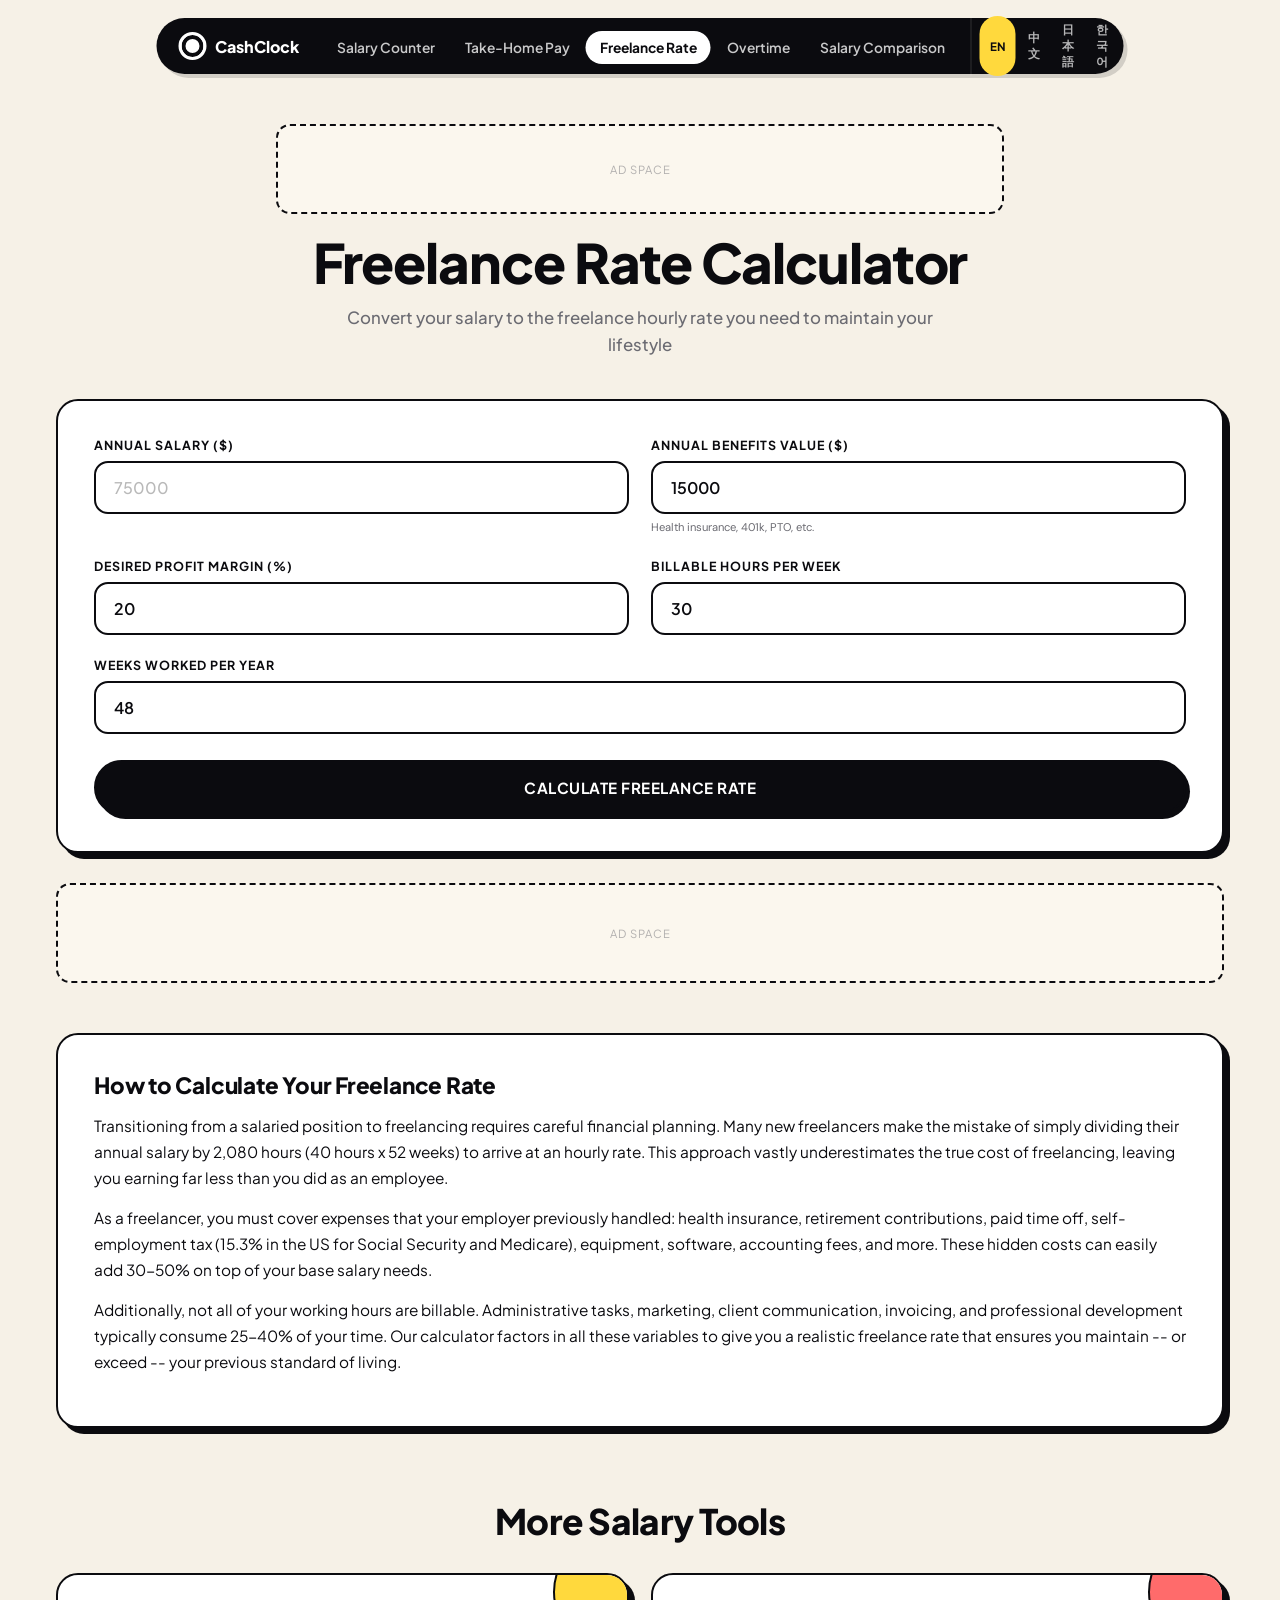
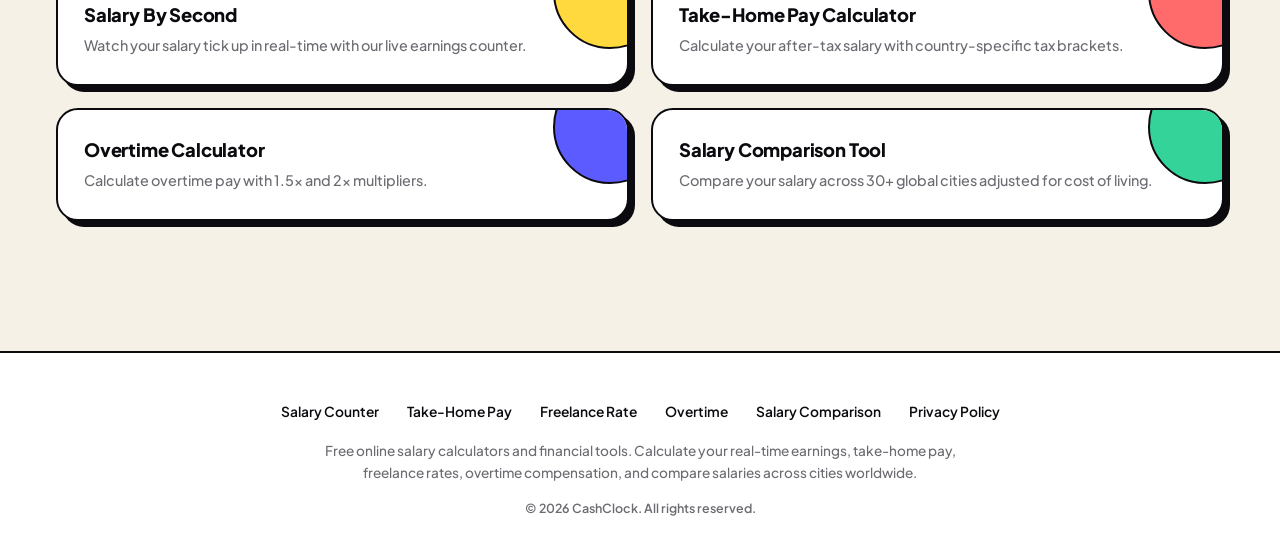
<file: freelance-rate/index.html>
<!DOCTYPE html>
<html lang="en">
<head>
    <meta charset="UTF-8">
    <meta name="viewport" content="width=device-width, initial-scale=1.0">
    <title>Freelance Rate Calculator - Salary to Hourly Rate | CashClock</title>
    <meta name="description" content="Convert your salary to an equivalent freelance hourly rate. Account for self-employment tax, benefits, profit margin, and billable hours to find your ideal freelance rate.">
    <meta property="og:title" content="Freelance Rate Calculator - Salary to Hourly Rate">
    <meta property="og:description" content="Calculate the freelance hourly rate you need to match or exceed your current salary, factoring in taxes, benefits, and overhead.">
    <meta property="og:type" content="website">
    <link rel="canonical" href="https://cashclockio.vercel.app/freelance-rate/">
    <link rel="icon" type="image/svg+xml" href="/favicon.svg">
    <link rel="apple-touch-icon" href="/favicon.svg">
    <script type="application/ld+json">
    {
        "@context": "https://schema.org",
        "@type": "WebApplication",
        "name": "Freelance Rate Calculator",
        "description": "Convert your salary to an equivalent freelance hourly rate accounting for self-employment tax, benefits, and profit margin",
        "applicationCategory": "FinanceApplication",
        "operatingSystem": "Any",
        "offers": { "@type": "Offer", "price": "0", "priceCurrency": "USD" }
    }
    </script>
    <link rel="stylesheet" href="/css/shared.css">
    <style>
        .chart-section {
            margin-top: 25px;
            padding: 25px;
            background: rgba(255, 255, 255, 0.02);
            border: 1px solid var(--border-subtle);
            border-radius: 15px;
        }

        .chart-section h3 {
            font-family: 'DM Sans', sans-serif;
            font-size: 0.8rem;
            text-transform: uppercase;
            letter-spacing: 1.5px;
            color: var(--text-muted);
            margin-bottom: 20px;
            text-align: center;
        }

        .comparison-card .comp-breakdown {
            font-size: 0.75rem;
            color: var(--text-dim);
            margin-top: 8px;
            line-height: 1.6;
        }

        .form-group .input-hint {
            font-family: 'DM Sans', sans-serif;
            font-size: 0.7rem;
            color: var(--text-dim);
            margin-top: 6px;
            line-height: 1.4;
        }
    </style>
</head>
<body>
    <div class="bg-image"></div>
    <div class="page-container">
        <!-- Ad Slot: Leaderboard -->
        <div class="ad-slot ad-slot-leaderboard"></div>

        <!-- Page Header -->
        <div class="page-header">
            <h1 data-i18n="title">Freelance Rate Calculator</h1>
            <p data-i18n="subtitle">Convert your salary to the freelance hourly rate you need to maintain your lifestyle</p>
        </div>

        <!-- Calculator Card -->
        <div class="calc-card">
            <div class="calc-grid">
                <div class="form-group">
                    <label data-i18n="label_salary">Annual Salary ($)</label>
                    <input type="number" id="annualSalary" placeholder="75000" min="0" step="1000">
                </div>
                <div class="form-group">
                    <label data-i18n="label_benefits">Annual Benefits Value ($)</label>
                    <input type="number" id="benefitsValue" value="15000" min="0" step="500">
                    <span class="input-hint" data-i18n="hint_benefits">Health insurance, 401k, PTO, etc.</span>
                </div>
                <div class="form-group">
                    <label data-i18n="label_profit">Desired Profit Margin (%)</label>
                    <input type="number" id="profitMargin" value="20" min="0" max="100" step="5">
                </div>
                <div class="form-group">
                    <label data-i18n="label_billable">Billable Hours Per Week</label>
                    <input type="number" id="billableHours" value="30" min="1" max="80" step="1">
                </div>
                <div class="form-group calc-full-width">
                    <label data-i18n="label_weeks">Weeks Worked Per Year</label>
                    <input type="number" id="weeksWorked" value="48" min="1" max="52" step="1">
                </div>
            </div>
            <button class="calc-btn" id="calculateBtn" data-i18n="btn_calculate">CALCULATE FREELANCE RATE</button>
        </div>

        <!-- Results Section -->
        <div class="results-section" id="resultsSection">
            <!-- Primary Result -->
            <div class="result-highlight">
                <div class="result-label" data-i18n="result_recommended">Recommended Hourly Rate</div>
                <div class="result-value" id="resultHourlyRate">$0</div>
            </div>

            <!-- Results Grid -->
            <div class="results-grid">
                <div class="result-card">
                    <div class="result-card-value" id="resultMinRate">$0</div>
                    <div class="result-card-label" data-i18n="result_minimum">Minimum Viable Rate</div>
                </div>
                <div class="result-card">
                    <div class="result-card-value" id="resultDailyRate">$0</div>
                    <div class="result-card-label" data-i18n="result_daily">Daily Rate</div>
                </div>
                <div class="result-card">
                    <div class="result-card-value" id="resultWeeklyRate">$0</div>
                    <div class="result-card-label" data-i18n="result_weekly">Weekly Rate</div>
                </div>
                <div class="result-card">
                    <div class="result-card-value" id="resultMonthlyTarget">$0</div>
                    <div class="result-card-label" data-i18n="result_monthly">Monthly Target</div>
                </div>
                <div class="result-card">
                    <div class="result-card-value" id="resultAnnualTarget">$0</div>
                    <div class="result-card-label" data-i18n="result_annual">Annual Target</div>
                </div>
            </div>

            <!-- Comparison Cards -->
            <div class="comparison-cards">
                <div class="comparison-card">
                    <h3 data-i18n="comp_employee">As Employee</h3>
                    <div class="comp-value" id="compEmployeeValue">$0</div>
                    <div class="comp-detail" data-i18n="comp_employee_detail">Total Compensation</div>
                    <div class="comp-breakdown" id="compEmployeeBreakdown"></div>
                </div>
                <div class="comparison-card">
                    <h3 data-i18n="comp_freelancer">As Freelancer</h3>
                    <div class="comp-value" id="compFreelancerValue">$0</div>
                    <div class="comp-detail" data-i18n="comp_freelancer_detail">Needed Gross to Match</div>
                    <div class="comp-breakdown" id="compFreelancerBreakdown"></div>
                </div>
            </div>

            <!-- Bar Chart -->
            <div class="chart-section">
                <h3 data-i18n="chart_title">Employee vs Freelance Comparison</h3>
                <div class="bar-chart">
                    <div class="bar-row">
                        <div class="bar-label" data-i18n="chart_employee">Employee</div>
                        <div class="bar-track">
                            <div class="bar-fill gold" id="barEmployee" style="width: 0%"></div>
                        </div>
                    </div>
                    <div class="bar-row">
                        <div class="bar-label" data-i18n="chart_freelance">Freelance</div>
                        <div class="bar-track">
                            <div class="bar-fill green" id="barFreelance" style="width: 0%"></div>
                        </div>
                    </div>
                </div>
            </div>
        </div>

        <!-- Ad Slot: Banner -->
        <div class="ad-slot ad-slot-banner"></div>

        <!-- SEO Content -->
        <div class="seo-content">
            <h2 data-i18n="seo_title">How to Calculate Your Freelance Rate</h2>
            <p data-i18n="seo_p1">Transitioning from a salaried position to freelancing requires careful financial planning. Many new freelancers make the mistake of simply dividing their annual salary by 2,080 hours (40 hours x 52 weeks) to arrive at an hourly rate. This approach vastly underestimates the true cost of freelancing, leaving you earning far less than you did as an employee.</p>
            <p data-i18n="seo_p2">As a freelancer, you must cover expenses that your employer previously handled: health insurance, retirement contributions, paid time off, self-employment tax (15.3% in the US for Social Security and Medicare), equipment, software, accounting fees, and more. These hidden costs can easily add 30-50% on top of your base salary needs.</p>
            <p data-i18n="seo_p3">Additionally, not all of your working hours are billable. Administrative tasks, marketing, client communication, invoicing, and professional development typically consume 25-40% of your time. Our calculator factors in all these variables to give you a realistic freelance rate that ensures you maintain -- or exceed -- your previous standard of living.</p>
        </div>

        <!-- More Tools -->
        <div class="more-tools">
            <h2 data-i18n="more_tools">More Salary Tools</h2>
            <div class="tools-grid">
                <a href="/" class="tool-card">
                    <h3 data-i18n="tool_counter_title">Salary By Second</h3>
                    <p data-i18n="tool_counter_desc">Watch your salary tick up in real-time with our live earnings counter.</p>
                </a>
                <a href="/take-home-pay/" class="tool-card">
                    <h3 data-i18n="tool_takehome_title">Take-Home Pay Calculator</h3>
                    <p data-i18n="tool_takehome_desc">Calculate your after-tax salary with country-specific tax brackets.</p>
                </a>
                <a href="/overtime/" class="tool-card">
                    <h3 data-i18n="tool_overtime_title">Overtime Calculator</h3>
                    <p data-i18n="tool_overtime_desc">Calculate overtime pay with 1.5x and 2x multipliers.</p>
                </a>
                <a href="/salary-comparison/" class="tool-card">
                    <h3 data-i18n="tool_comparison_title">Salary Comparison Tool</h3>
                    <p data-i18n="tool_comparison_desc">Compare your salary across 30+ global cities adjusted for cost of living.</p>
                </a>
            </div>
        </div>
    </div>

    <script>
        // ====== I18N ======
        window.pageI18n = {
            en: {
                title: "Freelance Rate Calculator",
                subtitle: "Convert your salary to the freelance hourly rate you need to maintain your lifestyle",
                label_salary: "Annual Salary ($)",
                label_benefits: "Annual Benefits Value ($)",
                hint_benefits: "Health insurance, 401k, PTO, etc.",
                label_profit: "Desired Profit Margin (%)",
                label_billable: "Billable Hours Per Week",
                label_weeks: "Weeks Worked Per Year",
                btn_calculate: "CALCULATE FREELANCE RATE",
                result_recommended: "Recommended Hourly Rate",
                result_minimum: "Minimum Viable Rate",
                result_daily: "Daily Rate",
                result_weekly: "Weekly Rate",
                result_monthly: "Monthly Target",
                result_annual: "Annual Target",
                comp_employee: "As Employee",
                comp_employee_detail: "Total Compensation",
                comp_freelancer: "As Freelancer",
                comp_freelancer_detail: "Needed Gross to Match",
                chart_title: "Employee vs Freelance Comparison",
                chart_employee: "Employee",
                chart_freelance: "Freelance",
                seo_title: "How to Calculate Your Freelance Rate",
                seo_p1: "Transitioning from a salaried position to freelancing requires careful financial planning. Many new freelancers make the mistake of simply dividing their annual salary by 2,080 hours (40 hours x 52 weeks) to arrive at an hourly rate. This approach vastly underestimates the true cost of freelancing, leaving you earning far less than you did as an employee.",
                seo_p2: "As a freelancer, you must cover expenses that your employer previously handled: health insurance, retirement contributions, paid time off, self-employment tax (15.3% in the US for Social Security and Medicare), equipment, software, accounting fees, and more. These hidden costs can easily add 30-50% on top of your base salary needs.",
                seo_p3: "Additionally, not all of your working hours are billable. Administrative tasks, marketing, client communication, invoicing, and professional development typically consume 25-40% of your time. Our calculator factors in all these variables to give you a realistic freelance rate that ensures you maintain -- or exceed -- your previous standard of living.",
                more_tools: "More Salary Tools",
                tool_counter_title: "Salary By Second",
                tool_counter_desc: "Watch your salary tick up in real-time with our live earnings counter.",
                tool_takehome_title: "Take-Home Pay Calculator",
                tool_takehome_desc: "Calculate your after-tax salary with country-specific tax brackets.",
                tool_overtime_title: "Overtime Calculator",
                tool_overtime_desc: "Calculate overtime pay with 1.5x and 2x multipliers.",
                tool_comparison_title: "Salary Comparison Tool",
                tool_comparison_desc: "Compare your salary across 30+ global cities adjusted for cost of living."
            },
            zh: {
                title: "自由职业费率计算器",
                subtitle: "将你的工资转换为维持生活所需的自由职业时薪",
                label_salary: "年薪 ($)",
                label_benefits: "年度福利价值 ($)",
                hint_benefits: "健康保险、401k、带薪休假等",
                label_profit: "期望利润率 (%)",
                label_billable: "每周计费小时数",
                label_weeks: "每年工作周数",
                btn_calculate: "计算自由职业费率",
                result_recommended: "推荐时薪",
                result_minimum: "最低可行费率",
                result_daily: "日费率",
                result_weekly: "周费率",
                result_monthly: "月度目标",
                result_annual: "年度目标",
                comp_employee: "作为雇员",
                comp_employee_detail: "总薪酬",
                comp_freelancer: "作为自由职业者",
                comp_freelancer_detail: "需要的总收入以匹配",
                chart_title: "雇员 vs 自由职业者对比",
                chart_employee: "雇员",
                chart_freelance: "自由职业",
                seo_title: "如何计算你的自由职业费率",
                seo_p1: "从固定薪资职位转向自由职业需要谨慎的财务规划。许多新自由职业者犯了一个错误，简单地将年薪除以2080小时（40小时x52周）来得出时薪。这种方法大大低估了自由职业的真实成本，让你的收入远低于作为雇员时的水平。",
                seo_p2: "作为自由职业者，你必须承担雇主之前为你支付的费用：健康保险、退休金、带薪休假、自雇税（美国为15.3%的社会保障和医疗保险）、设备、软件、会计费等。这些隐性成本很容易在你的基本薪资需求之上增加30-50%。",
                seo_p3: "此外，你的工作时间并非全部可以计费。行政任务、营销、客户沟通、开票和专业发展通常会占用25-40%的时间。我们的计算器考虑了所有这些变量，为你提供一个现实的自由职业费率，确保你保持或超越之前的生活水平。",
                more_tools: "更多薪资工具",
                tool_counter_title: "实时薪资计数器",
                tool_counter_desc: "用我们的实时收入计数器观看你的薪资逐秒增长。",
                tool_takehome_title: "税后工资计算器",
                tool_takehome_desc: "根据各国税率计算你的税后工资。",
                tool_overtime_title: "加班工资计算器",
                tool_overtime_desc: "使用1.5倍和2倍加班倍率计算加班费。",
                tool_comparison_title: "薪资对比工具",
                tool_comparison_desc: "根据生活成本在全球30多个城市间比较你的薪资。"
            },
            ja: {
                title: "フリーランス単価計算機",
                subtitle: "給与を生活水準を維持するためのフリーランス時給に変換",
                label_salary: "年収 ($)",
                label_benefits: "年間福利厚生額 ($)",
                hint_benefits: "健康保険、401k、有給休暇など",
                label_profit: "希望利益率 (%)",
                label_billable: "週あたり稼働時間",
                label_weeks: "年間稼働週数",
                btn_calculate: "フリーランス単価を計算",
                result_recommended: "推奨時給",
                result_minimum: "最低限の時給",
                result_daily: "日給",
                result_weekly: "週給",
                result_monthly: "月間目標",
                result_annual: "年間目標",
                comp_employee: "会社員として",
                comp_employee_detail: "総報酬",
                comp_freelancer: "フリーランスとして",
                comp_freelancer_detail: "同等に必要な総収入",
                chart_title: "会社員 vs フリーランス比較",
                chart_employee: "会社員",
                chart_freelance: "フリーランス",
                seo_title: "フリーランス単価の計算方法",
                seo_p1: "給与所得者からフリーランスへの転身には、慎重な財務計画が必要です。多くの新しいフリーランサーは、年収を2,080時間（週40時間×52週）で割るだけで時給を算出するという間違いを犯します。この方法ではフリーランスの真のコストを大幅に過小評価し、会社員時代よりはるかに少ない収入になってしまいます。",
                seo_p2: "フリーランスとして、以前は雇用主が負担していた費用を自分でカバーしなければなりません：健康保険、退職金拠出、有給休暇、自営業税（米国では社会保障とメディケアで15.3%）、機器、ソフトウェア、会計費用など。これらの隠れたコストは、基本給の30〜50%を簡単に上乗せします。",
                seo_p3: "さらに、すべての労働時間が請求可能なわけではありません。管理業務、マーケティング、クライアントとのコミュニケーション、請求書発行、専門能力の開発には通常25〜40%の時間がかかります。この計算機はこれらすべての変数を考慮し、以前の生活水準を維持または上回るための現実的なフリーランス単価を提供します。",
                more_tools: "その他の給与ツール",
                tool_counter_title: "秒給カウンター",
                tool_counter_desc: "リアルタイム収入カウンターで給与が増えるのを見ましょう。",
                tool_takehome_title: "手取り計算機",
                tool_takehome_desc: "各国の税率で税引後の給与を計算します。",
                tool_overtime_title: "残業代計算機",
                tool_overtime_desc: "1.5倍・2倍の残業代を計算します。",
                tool_comparison_title: "給与比較ツール",
                tool_comparison_desc: "生活費を考慮して世界30以上の都市で給与を比較。"
            },
            ko: {
                title: "프리랜서 단가 계산기",
                subtitle: "급여를 생활 수준을 유지하는 데 필요한 프리랜서 시급으로 변환",
                label_salary: "연봉 ($)",
                label_benefits: "연간 복리후생 가치 ($)",
                hint_benefits: "건강보험, 401k, 유급휴가 등",
                label_profit: "희망 이익률 (%)",
                label_billable: "주당 청구 가능 시간",
                label_weeks: "연간 근무 주수",
                btn_calculate: "프리랜서 단가 계산",
                result_recommended: "추천 시급",
                result_minimum: "최소 가능 단가",
                result_daily: "일일 단가",
                result_weekly: "주간 단가",
                result_monthly: "월간 목표",
                result_annual: "연간 목표",
                comp_employee: "직장인으로서",
                comp_employee_detail: "총 보상",
                comp_freelancer: "프리랜서로서",
                comp_freelancer_detail: "동등하게 필요한 총 수입",
                chart_title: "직장인 vs 프리랜서 비교",
                chart_employee: "직장인",
                chart_freelance: "프리랜서",
                seo_title: "프리랜서 단가 계산 방법",
                seo_p1: "급여 직장에서 프리랜서로 전환하려면 신중한 재무 계획이 필요합니다. 많은 신규 프리랜서들이 연봉을 2,080시간(주 40시간 x 52주)으로 나누어 시급을 산출하는 실수를 합니다. 이 방법은 프리랜서의 실제 비용을 크게 과소평가하여, 직장인일 때보다 훨씬 적은 수입을 얻게 됩니다.",
                seo_p2: "프리랜서로서 이전에 고용주가 부담하던 비용을 직접 충당해야 합니다: 건강보험, 퇴직금, 유급휴가, 자영업세(미국에서 사회보장 및 메디케어 15.3%), 장비, 소프트웨어, 회계비 등. 이러한 숨겨진 비용은 기본 급여 필요액에 30-50%를 쉽게 추가합니다.",
                seo_p3: "또한 모든 근무 시간이 청구 가능한 것은 아닙니다. 관리 업무, 마케팅, 고객 소통, 청구서 발행, 전문성 개발에 보통 25-40%의 시간이 소요됩니다. 우리 계산기는 이 모든 변수를 고려하여 이전 생활 수준을 유지하거나 초과할 수 있는 현실적인 프리랜서 단가를 제공합니다.",
                more_tools: "더 많은 급여 도구",
                tool_counter_title: "실시간 급여 카운터",
                tool_counter_desc: "실시간 수입 카운터로 급여가 증가하는 것을 확인하세요.",
                tool_takehome_title: "실수령액 계산기",
                tool_takehome_desc: "각국 세율로 세후 급여를 계산합니다.",
                tool_overtime_title: "야근수당 계산기",
                tool_overtime_desc: "1.5배, 2배 야근수당을 계산합니다.",
                tool_comparison_title: "급여 비교 도구",
                tool_comparison_desc: "생활비를 기준으로 전 세계 30개 이상 도시에서 급여를 비교합니다."
            }
        };

        // ====== CALCULATION ======
        const SE_TAX_RATE = 0.153; // 15.3% self-employment tax

        function calculate() {
            const salary = parseFloat(document.getElementById('annualSalary').value) || 0;
            const benefits = parseFloat(document.getElementById('benefitsValue').value) || 0;
            const profitMargin = parseFloat(document.getElementById('profitMargin').value) || 0;
            const billableHours = parseFloat(document.getElementById('billableHours').value) || 30;
            const weeksWorked = parseFloat(document.getElementById('weeksWorked').value) || 48;

            if (salary <= 0) {
                alert('Please enter your annual salary.');
                return;
            }

            // Core calculation
            const totalComp = salary + benefits;
            const annualNeeded = totalComp / (1 - SE_TAX_RATE);
            const withProfit = annualNeeded * (1 + profitMargin / 100);
            const totalBillableHours = billableHours * weeksWorked;
            const hourlyRate = withProfit / totalBillableHours;
            const minimumRate = totalComp / totalBillableHours;

            // Derived rates
            const dailyRate = hourlyRate * billableHours / 5; // Assuming 5-day work week
            const weeklyRate = hourlyRate * billableHours;
            const monthlyTarget = withProfit / 12;
            const annualTarget = withProfit;

            // Format and display
            const fmt = window.CashClock ? window.CashClock.formatCurrency : (v, d) => '$' + v.toFixed(d || 2);

            document.getElementById('resultHourlyRate').textContent = fmt(hourlyRate, 2);
            document.getElementById('resultMinRate').textContent = fmt(minimumRate, 2);
            document.getElementById('resultDailyRate').textContent = fmt(dailyRate, 2);
            document.getElementById('resultWeeklyRate').textContent = fmt(weeklyRate, 2);
            document.getElementById('resultMonthlyTarget').textContent = fmt(monthlyTarget, 0);
            document.getElementById('resultAnnualTarget').textContent = fmt(annualTarget, 0);

            // Comparison cards
            document.getElementById('compEmployeeValue').textContent = fmt(totalComp, 0);
            document.getElementById('compEmployeeBreakdown').textContent =
                fmt(salary, 0) + ' salary + ' + fmt(benefits, 0) + ' benefits';

            document.getElementById('compFreelancerValue').textContent = fmt(withProfit, 0);
            document.getElementById('compFreelancerBreakdown').textContent =
                'Covers SE tax (' + (SE_TAX_RATE * 100).toFixed(1) + '%) + ' + profitMargin + '% profit';

            // Bar chart
            const maxVal = Math.max(totalComp, withProfit);
            const employeePercent = (totalComp / maxVal) * 100;
            const freelancePercent = (withProfit / maxVal) * 100;

            document.getElementById('barEmployee').style.width = employeePercent + '%';
            document.getElementById('barEmployee').textContent = fmt(totalComp, 0);
            document.getElementById('barFreelance').style.width = freelancePercent + '%';
            document.getElementById('barFreelance').textContent = fmt(withProfit, 0);

            // Show results
            document.getElementById('resultsSection').classList.add('active');
        }

        document.getElementById('calculateBtn').addEventListener('click', calculate);

        // Allow Enter key to trigger calculation
        document.querySelectorAll('.calc-card input').forEach(input => {
            input.addEventListener('keydown', (e) => {
                if (e.key === 'Enter') calculate();
            });
        });
    </script>
    <script src="/js/shared.js"></script>
</body>
</html>
</file>
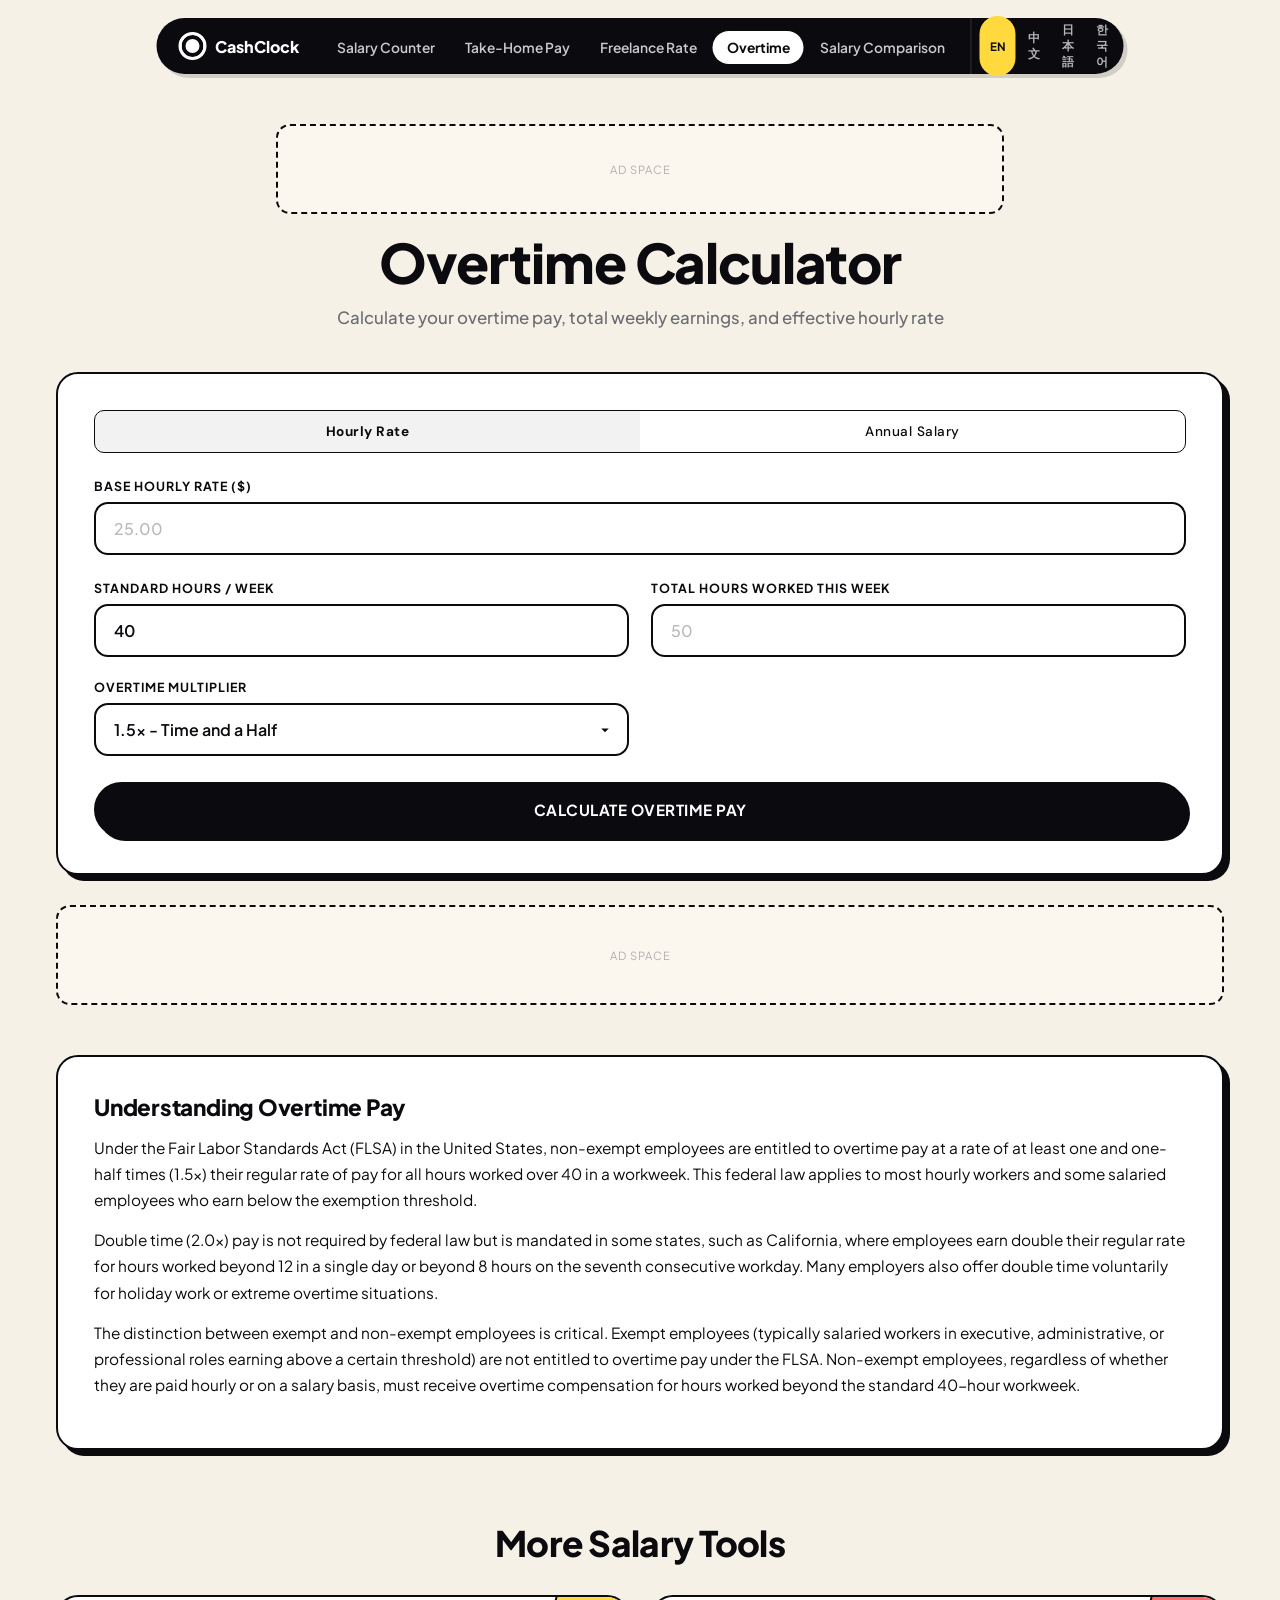
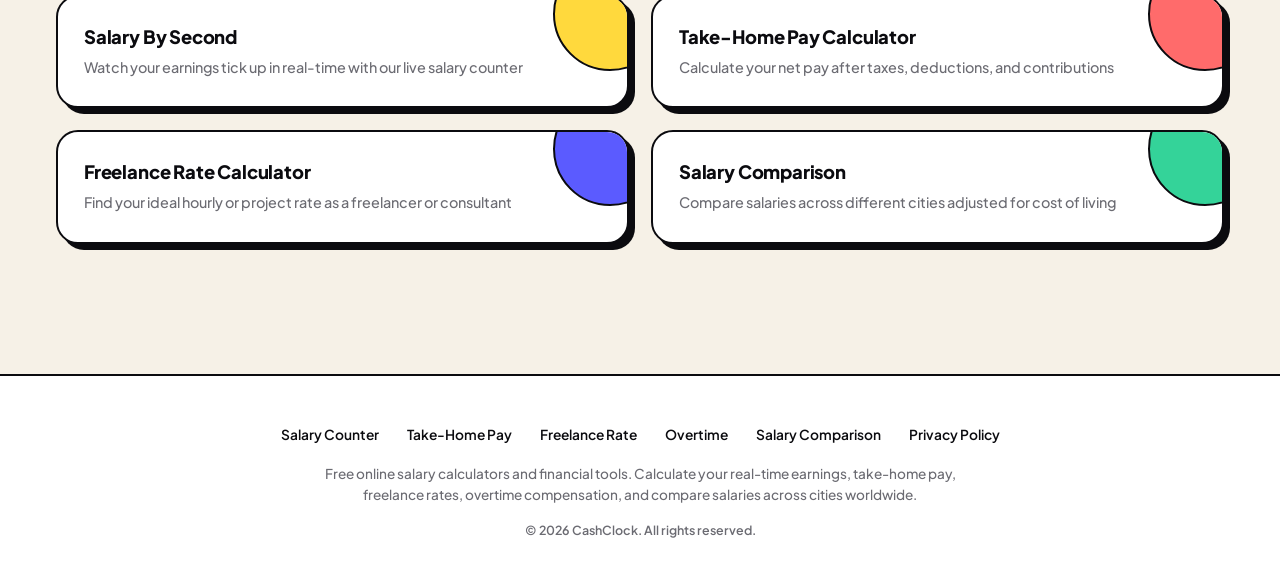
<file: overtime/index.html>
<!DOCTYPE html>
<html lang="en">
<head>
    <meta charset="UTF-8">
    <meta name="viewport" content="width=device-width, initial-scale=1.0">
    <title>Overtime Calculator - OT Pay Calculator | CashClock</title>
    <meta name="description" content="Calculate your overtime pay instantly. Supports time-and-a-half (1.5x) and double-time (2.0x) rates. Enter your hourly rate or annual salary to see regular pay, overtime pay, and effective hourly rate.">
    <meta property="og:title" content="Overtime Calculator - OT Pay Calculator">
    <meta property="og:description" content="Calculate overtime pay with 1.5x or 2x multipliers. Free online overtime compensation calculator.">
    <meta property="og:type" content="website">
    <link rel="canonical" href="https://cashclockio.vercel.app/overtime/">
    <link rel="icon" type="image/svg+xml" href="/favicon.svg">
    <link rel="apple-touch-icon" href="/favicon.svg">
    <script type="application/ld+json">
    {
        "@context": "https://schema.org",
        "@type": "WebApplication",
        "name": "Overtime Calculator",
        "description": "Calculate overtime pay based on hourly rate or annual salary with configurable multipliers",
        "applicationCategory": "FinanceApplication",
        "operatingSystem": "Any",
        "offers": { "@type": "Offer", "price": "0", "priceCurrency": "USD" }
    }
    </script>
    <link rel="stylesheet" href="/css/shared.css">
    <style>
        .input-mode-toggle {
            display: flex;
            gap: 0;
            margin-bottom: 25px;
            border-radius: 10px;
            overflow: hidden;
            border: 1px solid var(--border-medium);
        }

        .input-mode-toggle button {
            flex: 1;
            padding: 12px 20px;
            background: rgba(255, 255, 255, 0.03);
            border: none;
            color: var(--text-muted);
            font-family: 'DM Sans', sans-serif;
            font-size: 0.85rem;
            font-weight: 500;
            cursor: pointer;
            transition: all 0.3s ease;
            letter-spacing: 0.5px;
        }

        .input-mode-toggle button.active {
            background: var(--gold-subtle);
            color: var(--gold);
            font-weight: 700;
        }

        .input-mode-toggle button:hover:not(.active) {
            background: rgba(255, 255, 255, 0.05);
            color: var(--text-secondary);
        }

        .salary-fields {
            display: none;
        }

        .salary-fields.active {
            display: grid;
            grid-template-columns: 1fr 1fr;
            gap: 25px;
        }

        .hourly-field {
            display: none;
        }

        .hourly-field.active {
            display: block;
        }

        .chart-section {
            margin-top: 25px;
        }

        .chart-title {
            font-family: 'DM Sans', sans-serif;
            font-size: 0.8rem;
            text-transform: uppercase;
            letter-spacing: 1.5px;
            color: var(--text-muted);
            margin-bottom: 15px;
        }

        .results-grid.four-col {
            grid-template-columns: repeat(4, 1fr);
        }

        @media (max-width: 768px) {
            .salary-fields.active {
                grid-template-columns: 1fr;
            }
            .results-grid.four-col {
                grid-template-columns: 1fr 1fr;
            }
        }
    </style>
</head>
<body>
    <div class="bg-image"></div>
    <div class="page-container">
        <div class="ad-slot ad-slot-leaderboard"></div>

        <div class="page-header">
            <h1 data-i18n="page_title">Overtime Calculator</h1>
            <p data-i18n="page_subtitle">Calculate your overtime pay, total weekly earnings, and effective hourly rate</p>
        </div>

        <div class="calc-card">
            <div class="input-mode-toggle">
                <button class="active" id="modeHourly" data-i18n="mode_hourly">Hourly Rate</button>
                <button id="modeSalary" data-i18n="mode_salary">Annual Salary</button>
            </div>

            <div class="hourly-field active" id="hourlyField">
                <div class="form-group">
                    <label data-i18n="label_hourly_rate">Base Hourly Rate ($)</label>
                    <input type="number" id="hourlyRate" placeholder="25.00" step="0.01" min="0">
                </div>
            </div>

            <div class="salary-fields" id="salaryFields">
                <div class="form-group">
                    <label data-i18n="label_annual_salary">Annual Salary ($)</label>
                    <input type="number" id="annualSalary" placeholder="52000" step="100" min="0">
                </div>
                <div class="form-group">
                    <label data-i18n="label_hours_per_week">Hours Per Week</label>
                    <input type="number" id="salaryHoursPerWeek" placeholder="40" value="40" min="1" max="168">
                </div>
            </div>

            <div class="calc-grid" style="margin-top: 25px;">
                <div class="form-group">
                    <label data-i18n="label_standard_hours">Standard Hours / Week</label>
                    <input type="number" id="standardHours" placeholder="40" value="40" min="1" max="168">
                </div>
                <div class="form-group">
                    <label data-i18n="label_total_hours">Total Hours Worked This Week</label>
                    <input type="number" id="totalHours" placeholder="50" step="0.5" min="0" max="168">
                </div>
                <div class="form-group">
                    <label data-i18n="label_multiplier">Overtime Multiplier</label>
                    <select id="overtimeMultiplier">
                        <option value="1.5">1.5x - Time and a Half</option>
                        <option value="2.0">2.0x - Double Time</option>
                    </select>
                </div>
            </div>

            <button class="calc-btn" id="calculateBtn" data-i18n="btn_calculate">CALCULATE OVERTIME PAY</button>
        </div>

        <div class="results-section" id="resultsSection">
            <div class="result-highlight">
                <div class="result-label" data-i18n="result_total_label">Total Weekly Pay</div>
                <div class="result-value" id="resultTotal">$0.00</div>
            </div>

            <div class="results-grid four-col">
                <div class="result-card">
                    <div class="result-card-value" id="resultRegular">$0.00</div>
                    <div class="result-card-label" data-i18n="result_regular">Regular Pay</div>
                </div>
                <div class="result-card">
                    <div class="result-card-value" id="resultOvertime">$0.00</div>
                    <div class="result-card-label" data-i18n="result_overtime">Overtime Pay</div>
                </div>
                <div class="result-card">
                    <div class="result-card-value" id="resultOTHours">0</div>
                    <div class="result-card-label" data-i18n="result_ot_hours">Overtime Hours</div>
                </div>
                <div class="result-card">
                    <div class="result-card-value" id="resultEffective">$0.00</div>
                    <div class="result-card-label" data-i18n="result_effective">Effective Hourly Rate</div>
                </div>
            </div>

            <div class="chart-section">
                <div class="chart-title" data-i18n="chart_title">Pay Breakdown</div>
                <div class="bar-chart">
                    <div class="bar-row">
                        <span class="bar-label" data-i18n="chart_regular">Regular</span>
                        <div class="bar-track">
                            <div class="bar-fill gold" id="barRegular" style="width: 0%"></div>
                        </div>
                    </div>
                    <div class="bar-row">
                        <span class="bar-label" data-i18n="chart_overtime">Overtime</span>
                        <div class="bar-track">
                            <div class="bar-fill green" id="barOvertime" style="width: 0%"></div>
                        </div>
                    </div>
                </div>
            </div>
        </div>

        <div class="ad-slot ad-slot-banner"></div>

        <div class="seo-content">
            <h2 data-i18n="seo_title">Understanding Overtime Pay</h2>
            <p data-i18n="seo_p1">Under the Fair Labor Standards Act (FLSA) in the United States, non-exempt employees are entitled to overtime pay at a rate of at least one and one-half times (1.5x) their regular rate of pay for all hours worked over 40 in a workweek. This federal law applies to most hourly workers and some salaried employees who earn below the exemption threshold.</p>
            <p data-i18n="seo_p2">Double time (2.0x) pay is not required by federal law but is mandated in some states, such as California, where employees earn double their regular rate for hours worked beyond 12 in a single day or beyond 8 hours on the seventh consecutive workday. Many employers also offer double time voluntarily for holiday work or extreme overtime situations.</p>
            <p data-i18n="seo_p3">The distinction between exempt and non-exempt employees is critical. Exempt employees (typically salaried workers in executive, administrative, or professional roles earning above a certain threshold) are not entitled to overtime pay under the FLSA. Non-exempt employees, regardless of whether they are paid hourly or on a salary basis, must receive overtime compensation for hours worked beyond the standard 40-hour workweek.</p>
        </div>

        <div class="more-tools">
            <h2 data-i18n="more_tools_title">More Salary Tools</h2>
            <div class="tools-grid">
                <a href="/" class="tool-card">
                    <h3 data-i18n="tool_counter_title">Salary By Second</h3>
                    <p data-i18n="tool_counter_desc">Watch your earnings tick up in real-time with our live salary counter</p>
                </a>
                <a href="/take-home-pay/" class="tool-card">
                    <h3 data-i18n="tool_takehome_title">Take-Home Pay Calculator</h3>
                    <p data-i18n="tool_takehome_desc">Calculate your net pay after taxes, deductions, and contributions</p>
                </a>
                <a href="/freelance-rate/" class="tool-card">
                    <h3 data-i18n="tool_freelance_title">Freelance Rate Calculator</h3>
                    <p data-i18n="tool_freelance_desc">Find your ideal hourly or project rate as a freelancer or consultant</p>
                </a>
                <a href="/salary-comparison/" class="tool-card">
                    <h3 data-i18n="tool_comparison_title">Salary Comparison</h3>
                    <p data-i18n="tool_comparison_desc">Compare salaries across different cities adjusted for cost of living</p>
                </a>
            </div>
        </div>
    </div>

    <script>
    window.pageI18n = {
        en: {
            page_title: 'Overtime Calculator',
            page_subtitle: 'Calculate your overtime pay, total weekly earnings, and effective hourly rate',
            mode_hourly: 'Hourly Rate',
            mode_salary: 'Annual Salary',
            label_hourly_rate: 'Base Hourly Rate ($)',
            label_annual_salary: 'Annual Salary ($)',
            label_hours_per_week: 'Hours Per Week',
            label_standard_hours: 'Standard Hours / Week',
            label_total_hours: 'Total Hours Worked This Week',
            label_multiplier: 'Overtime Multiplier',
            btn_calculate: 'CALCULATE OVERTIME PAY',
            result_total_label: 'Total Weekly Pay',
            result_regular: 'Regular Pay',
            result_overtime: 'Overtime Pay',
            result_ot_hours: 'Overtime Hours',
            result_effective: 'Effective Hourly Rate',
            chart_title: 'Pay Breakdown',
            chart_regular: 'Regular',
            chart_overtime: 'Overtime',
            seo_title: 'Understanding Overtime Pay',
            seo_p1: 'Under the Fair Labor Standards Act (FLSA) in the United States, non-exempt employees are entitled to overtime pay at a rate of at least one and one-half times (1.5x) their regular rate of pay for all hours worked over 40 in a workweek. This federal law applies to most hourly workers and some salaried employees who earn below the exemption threshold.',
            seo_p2: 'Double time (2.0x) pay is not required by federal law but is mandated in some states, such as California, where employees earn double their regular rate for hours worked beyond 12 in a single day or beyond 8 hours on the seventh consecutive workday. Many employers also offer double time voluntarily for holiday work or extreme overtime situations.',
            seo_p3: 'The distinction between exempt and non-exempt employees is critical. Exempt employees (typically salaried workers in executive, administrative, or professional roles earning above a certain threshold) are not entitled to overtime pay under the FLSA. Non-exempt employees, regardless of whether they are paid hourly or on a salary basis, must receive overtime compensation for hours worked beyond the standard 40-hour workweek.',
            more_tools_title: 'More Salary Tools',
            tool_counter_title: 'Salary By Second',
            tool_counter_desc: 'Watch your earnings tick up in real-time with our live salary counter',
            tool_takehome_title: 'Take-Home Pay Calculator',
            tool_takehome_desc: 'Calculate your net pay after taxes, deductions, and contributions',
            tool_freelance_title: 'Freelance Rate Calculator',
            tool_freelance_desc: 'Find your ideal hourly or project rate as a freelancer or consultant',
            tool_comparison_title: 'Salary Comparison',
            tool_comparison_desc: 'Compare salaries across different cities adjusted for cost of living'
        },
        zh: {
            page_title: '加班工资计算器',
            page_subtitle: '计算您的加班费、每周总收入和有效时薪',
            mode_hourly: '时薪',
            mode_salary: '年薪',
            label_hourly_rate: '基本时薪 ($)',
            label_annual_salary: '年薪 ($)',
            label_hours_per_week: '每周工时',
            label_standard_hours: '标准每周工时',
            label_total_hours: '本周实际工作时数',
            label_multiplier: '加班倍率',
            btn_calculate: '计算加班工资',
            result_total_label: '每周总工资',
            result_regular: '正常工资',
            result_overtime: '加班工资',
            result_ot_hours: '加班时数',
            result_effective: '有效时薪',
            chart_title: '工资构成',
            chart_regular: '正常',
            chart_overtime: '加班',
            seo_title: '了解加班工资',
            seo_p1: '根据美国《公平劳动标准法》(FLSA)，非豁免员工在一个工作周内工作超过40小时的所有时间，有权获得至少其正常工资率一倍半（1.5倍）的加班费。该联邦法律适用于大多数小时工和一些收入低于豁免门槛的受薪员工。',
            seo_p2: '联邦法律不要求支付双倍加班费（2.0倍），但在某些州（如加利福尼亚州）是强制性的，在该州，员工在一天内工作超过12小时或在连续第七个工作日工作超过8小时时，可获得双倍正常工资。许多雇主还自愿为节假日工作或极端加班情况支付双倍工资。',
            seo_p3: '豁免与非豁免员工之间的区别至关重要。豁免员工（通常是收入超过一定门槛的行政、管理或专业岗位的受薪员工）根据FLSA无权获得加班费。非豁免员工，无论是按小时还是按薪水支付，都必须获得超过标准40小时工作周的加班补偿。',
            more_tools_title: '更多薪资工具',
            tool_counter_title: '实时薪资计数器',
            tool_counter_desc: '通过实时计数器观看您的收入逐秒增长',
            tool_takehome_title: '税后工资计算器',
            tool_takehome_desc: '计算扣除税款、扣款和社保后的实际到手工资',
            tool_freelance_title: '自由职业费率计算器',
            tool_freelance_desc: '找到您作为自由职业者或顾问的理想时薪或项目费率',
            tool_comparison_title: '薪资对比',
            tool_comparison_desc: '根据生活成本调整后比较不同城市的工资水平'
        },
        ja: {
            page_title: '残業代計算機',
            page_subtitle: '残業代、週間総収入、実効時給を計算します',
            mode_hourly: '時給',
            mode_salary: '年収',
            label_hourly_rate: '基本時給 ($)',
            label_annual_salary: '年収 ($)',
            label_hours_per_week: '週間労働時間',
            label_standard_hours: '標準週間労働時間',
            label_total_hours: '今週の実労働時間',
            label_multiplier: '残業倍率',
            btn_calculate: '残業代を計算する',
            result_total_label: '週間総給与',
            result_regular: '通常給与',
            result_overtime: '残業代',
            result_ot_hours: '残業時間',
            result_effective: '実効時給',
            chart_title: '給与内訳',
            chart_regular: '通常',
            chart_overtime: '残業',
            seo_title: '残業代について',
            seo_p1: '米国の公正労働基準法（FLSA）に基づき、非免除従業員は、1週間に40時間を超えて働いたすべての時間について、通常の賃金率の少なくとも1.5倍の残業代を受け取る権利があります。この連邦法は、ほとんどの時間給労働者と免除基準額を下回る一部の給与労働者に適用されます。',
            seo_p2: '2倍の残業代は連邦法では義務付けられていませんが、カリフォルニア州など一部の州では義務化されており、1日12時間を超えて、または7日連続勤務の7日目に8時間を超えて働いた場合に通常賃金の2倍が支払われます。多くの雇用主は休日出勤や極端な残業に対して自主的に2倍を支払っています。',
            seo_p3: '免除従業員と非免除従業員の区別は非常に重要です。免除従業員（通常、一定の基準額以上の管理職、事務職、専門職の給与労働者）はFLSAに基づく残業代の権利がありません。非免除従業員は、時給制か月給制かに関わらず、標準40時間労働週を超えた労働に対して残業補償を受ける必要があります。',
            more_tools_title: 'その他の給与ツール',
            tool_counter_title: '秒給カウンター',
            tool_counter_desc: 'リアルタイムカウンターで収入が秒ごとに増えるのを確認',
            tool_takehome_title: '手取り計算機',
            tool_takehome_desc: '税金、控除、社会保険料を差し引いた実際の手取り額を計算',
            tool_freelance_title: 'フリーランス単価計算機',
            tool_freelance_desc: 'フリーランサーやコンサルタントとしての理想的な時間単価を算出',
            tool_comparison_title: '給与比較',
            tool_comparison_desc: '生活費を考慮して異なる都市間の給与を比較'
        },
        ko: {
            page_title: '야근수당 계산기',
            page_subtitle: '야근수당, 주간 총 수입, 실효 시급을 계산하세요',
            mode_hourly: '시급',
            mode_salary: '연봉',
            label_hourly_rate: '기본 시급 ($)',
            label_annual_salary: '연봉 ($)',
            label_hours_per_week: '주당 근무시간',
            label_standard_hours: '주당 표준 근무시간',
            label_total_hours: '이번 주 총 근무시간',
            label_multiplier: '야근 배율',
            btn_calculate: '야근수당 계산하기',
            result_total_label: '주간 총 급여',
            result_regular: '정규 급여',
            result_overtime: '야근수당',
            result_ot_hours: '야근 시간',
            result_effective: '실효 시급',
            chart_title: '급여 구성',
            chart_regular: '정규',
            chart_overtime: '야근',
            seo_title: '야근수당 이해하기',
            seo_p1: '미국 공정근로기준법(FLSA)에 따르면, 비면제 근로자는 한 근무 주에 40시간을 초과하여 근무한 모든 시간에 대해 정규 급여의 최소 1.5배에 해당하는 초과근무 수당을 받을 권리가 있습니다. 이 연방법은 대부분의 시급 근로자와 면제 기준 이하의 일부 월급 근로자에게 적용됩니다.',
            seo_p2: '2배 초과근무 수당은 연방법에서 의무화되지 않지만, 캘리포니아와 같은 일부 주에서는 의무화되어 있으며, 하루 12시간을 초과하거나 연속 7일째 근무일에 8시간을 초과하여 근무한 경우 정규 급여의 2배를 지급합니다. 많은 고용주들은 휴일 근무나 극단적인 초과근무 상황에 자발적으로 2배를 지급합니다.',
            seo_p3: '면제 근로자와 비면제 근로자의 구분은 매우 중요합니다. 면제 근로자(일반적으로 일정 기준 이상의 급여를 받는 관리직, 행정직 또는 전문직 월급 근로자)는 FLSA에 따른 초과근무 수당을 받을 권리가 없습니다. 비면제 근로자는 시급제이든 월급제이든 관계없이 표준 40시간 근무 주를 초과한 시간에 대해 초과근무 보상을 받아야 합니다.',
            more_tools_title: '더 많은 급여 도구',
            tool_counter_title: '실시간 급여 카운터',
            tool_counter_desc: '실시간 카운터로 초 단위로 증가하는 수입을 확인하세요',
            tool_takehome_title: '실수령액 계산기',
            tool_takehome_desc: '세금, 공제, 사회보험료를 제외한 실제 수령액을 계산하세요',
            tool_freelance_title: '프리랜서 단가 계산기',
            tool_freelance_desc: '프리랜서 또는 컨설턴트로서의 이상적인 시간당 요금을 산출하세요',
            tool_comparison_title: '급여 비교',
            tool_comparison_desc: '생활비를 고려하여 다른 도시 간의 급여를 비교하세요'
        }
    };
    </script>
    <script src="/js/shared.js"></script>
    <script>
    (function() {
        'use strict';

        const modeHourlyBtn = document.getElementById('modeHourly');
        const modeSalaryBtn = document.getElementById('modeSalary');
        const hourlyField = document.getElementById('hourlyField');
        const salaryFields = document.getElementById('salaryFields');
        const calculateBtn = document.getElementById('calculateBtn');
        const resultsSection = document.getElementById('resultsSection');

        // Mode toggle
        modeHourlyBtn.addEventListener('click', function() {
            modeHourlyBtn.classList.add('active');
            modeSalaryBtn.classList.remove('active');
            hourlyField.classList.add('active');
            salaryFields.classList.remove('active');
        });

        modeSalaryBtn.addEventListener('click', function() {
            modeSalaryBtn.classList.add('active');
            modeHourlyBtn.classList.remove('active');
            salaryFields.classList.add('active');
            hourlyField.classList.remove('active');
        });

        // Calculate
        calculateBtn.addEventListener('click', function() {
            const isSalaryMode = modeSalaryBtn.classList.contains('active');
            let hourlyRate;

            if (isSalaryMode) {
                const annualSalary = parseFloat(document.getElementById('annualSalary').value);
                const salaryHours = parseFloat(document.getElementById('salaryHoursPerWeek').value) || 40;
                if (!annualSalary || annualSalary <= 0) return;
                hourlyRate = annualSalary / (52 * salaryHours);
            } else {
                hourlyRate = parseFloat(document.getElementById('hourlyRate').value);
                if (!hourlyRate || hourlyRate <= 0) return;
            }

            const standardHours = parseFloat(document.getElementById('standardHours').value) || 40;
            const totalHours = parseFloat(document.getElementById('totalHours').value);
            const multiplier = parseFloat(document.getElementById('overtimeMultiplier').value);

            if (!totalHours || totalHours <= 0) return;

            const overtimeHours = Math.max(0, totalHours - standardHours);
            const regularHours = totalHours - overtimeHours;
            const regularPay = regularHours * hourlyRate;
            const overtimePay = overtimeHours * hourlyRate * multiplier;
            const totalPay = regularPay + overtimePay;
            const effectiveRate = totalPay / totalHours;

            // Display results
            document.getElementById('resultTotal').textContent = CashClock.formatCurrency(totalPay);
            document.getElementById('resultRegular').textContent = CashClock.formatCurrency(regularPay);
            document.getElementById('resultOvertime').textContent = CashClock.formatCurrency(overtimePay);
            document.getElementById('resultOTHours').textContent = overtimeHours.toFixed(1) + 'h';
            document.getElementById('resultEffective').textContent = CashClock.formatCurrency(effectiveRate) + '/hr';

            // Update bar chart
            if (totalPay > 0) {
                const regularPercent = (regularPay / totalPay) * 100;
                const overtimePercent = (overtimePay / totalPay) * 100;
                document.getElementById('barRegular').style.width = regularPercent + '%';
                document.getElementById('barRegular').textContent = CashClock.formatCurrency(regularPay);
                document.getElementById('barOvertime').style.width = overtimePercent + '%';
                document.getElementById('barOvertime').textContent = overtimePay > 0 ? CashClock.formatCurrency(overtimePay) : '';
            }

            // Show results
            resultsSection.classList.add('active');
        });
    })();
    </script>
</body>
</html>
</file>
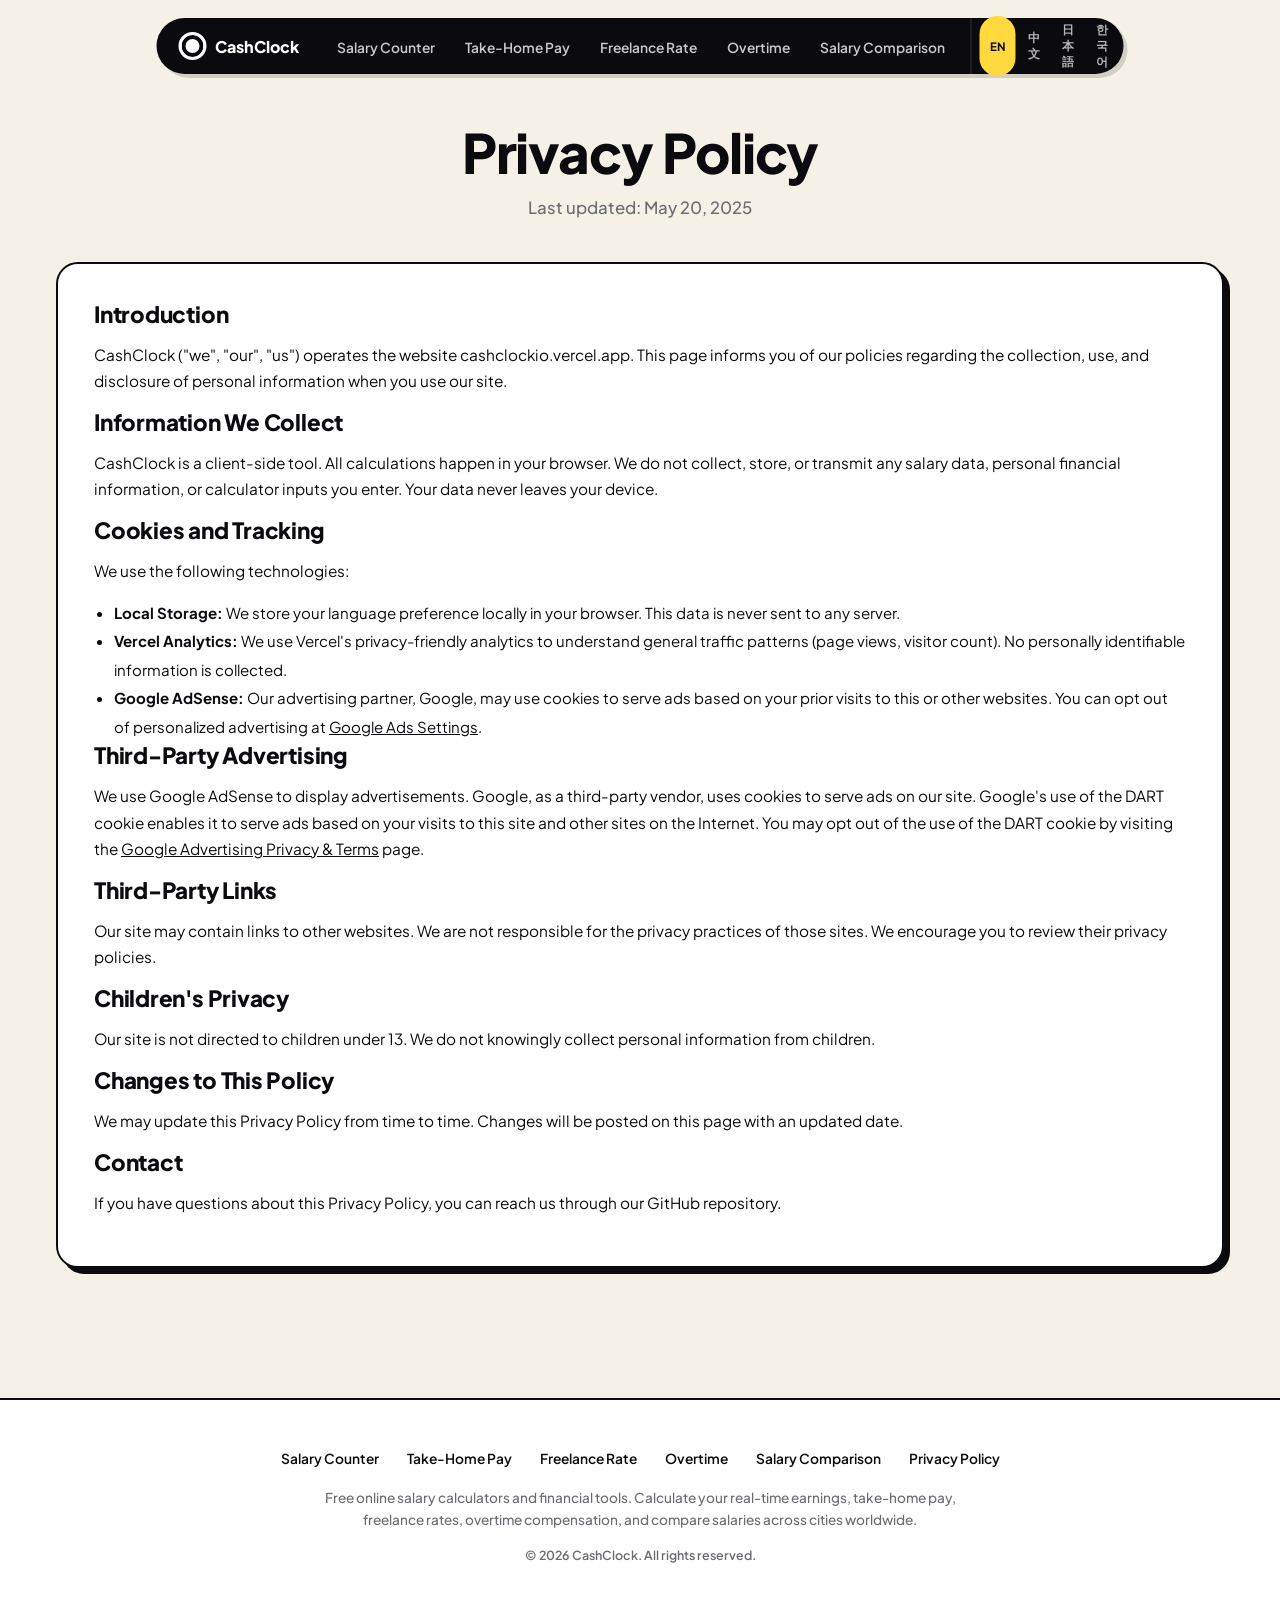
<file: privacy/index.html>
<!DOCTYPE html>
<html lang="en">
<head>
    <meta charset="UTF-8">
    <meta name="viewport" content="width=device-width, initial-scale=1.0">
    <title>Privacy Policy | CashClock</title>
    <meta name="description" content="Privacy Policy for CashClock - free online salary calculators and financial tools.">
    <link rel="canonical" href="https://cashclockio.vercel.app/privacy/">
    <link rel="icon" type="image/svg+xml" href="/favicon.svg">
    <link rel="apple-touch-icon" href="/favicon.svg">
    <link rel="stylesheet" href="/css/shared.css">
</head>
<body>
    <div class="bg-image"></div>
    <div class="page-container">
        <div class="page-header">
            <h1>Privacy Policy</h1>
            <p>Last updated: May 20, 2025</p>
        </div>

        <div class="seo-content" style="margin-top: 0;">
            <h2>Introduction</h2>
            <p>CashClock ("we", "our", "us") operates the website cashclockio.vercel.app. This page informs you of our policies regarding the collection, use, and disclosure of personal information when you use our site.</p>

            <h2>Information We Collect</h2>
            <p>CashClock is a client-side tool. All calculations happen in your browser. We do not collect, store, or transmit any salary data, personal financial information, or calculator inputs you enter. Your data never leaves your device.</p>

            <h2>Cookies and Tracking</h2>
            <p>We use the following technologies:</p>
            <ul>
                <li><strong>Local Storage:</strong> We store your language preference locally in your browser. This data is never sent to any server.</li>
                <li><strong>Vercel Analytics:</strong> We use Vercel's privacy-friendly analytics to understand general traffic patterns (page views, visitor count). No personally identifiable information is collected.</li>
                <li><strong>Google AdSense:</strong> Our advertising partner, Google, may use cookies to serve ads based on your prior visits to this or other websites. You can opt out of personalized advertising at <a href="https://www.google.com/settings/ads" style="color: var(--gold);">Google Ads Settings</a>.</li>
            </ul>

            <h2>Third-Party Advertising</h2>
            <p>We use Google AdSense to display advertisements. Google, as a third-party vendor, uses cookies to serve ads on our site. Google's use of the DART cookie enables it to serve ads based on your visits to this site and other sites on the Internet. You may opt out of the use of the DART cookie by visiting the <a href="https://policies.google.com/technologies/ads" style="color: var(--gold);">Google Advertising Privacy & Terms</a> page.</p>

            <h2>Third-Party Links</h2>
            <p>Our site may contain links to other websites. We are not responsible for the privacy practices of those sites. We encourage you to review their privacy policies.</p>

            <h2>Children's Privacy</h2>
            <p>Our site is not directed to children under 13. We do not knowingly collect personal information from children.</p>

            <h2>Changes to This Policy</h2>
            <p>We may update this Privacy Policy from time to time. Changes will be posted on this page with an updated date.</p>

            <h2>Contact</h2>
            <p>If you have questions about this Privacy Policy, you can reach us through our GitHub repository.</p>
        </div>
    </div>

    <script src="/js/shared.js"></script>
</body>
</html>
</file>
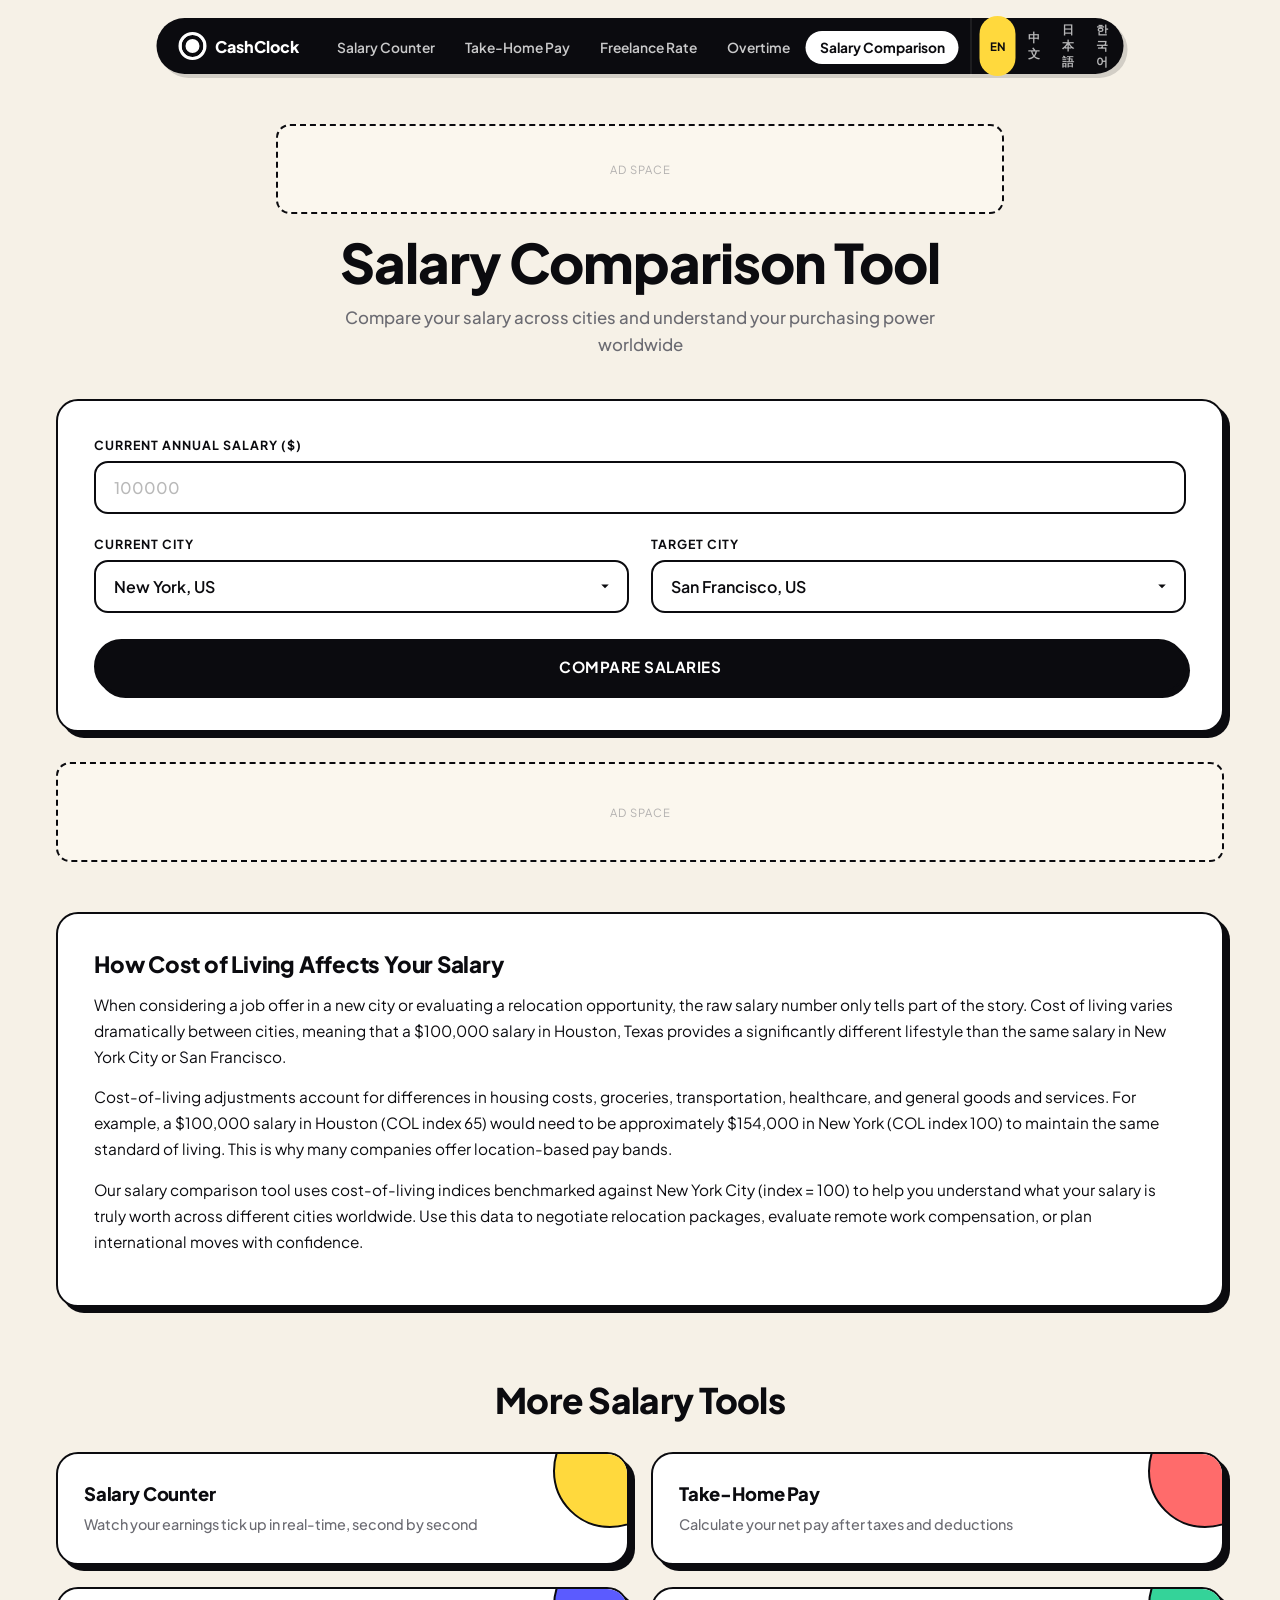
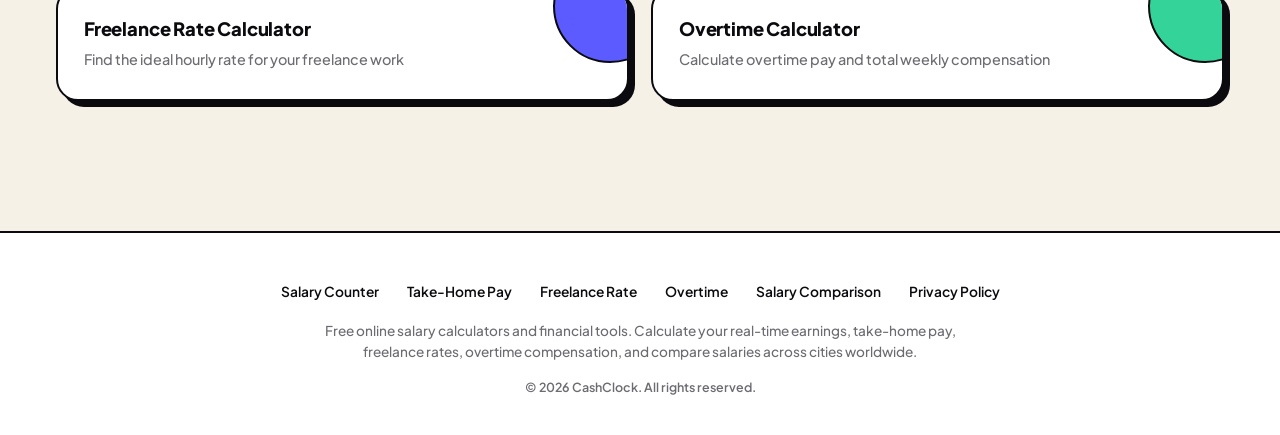
<file: salary-comparison/index.html>
<!DOCTYPE html>
<html lang="en">
<head>
    <meta charset="UTF-8">
    <meta name="viewport" content="width=device-width, initial-scale=1.0">
    <title>Salary Comparison Tool - Cost of Living Calculator | CashClock</title>
    <meta name="description" content="Compare salaries across cities worldwide with our cost-of-living calculator. Find out what your salary is worth in different cities and make informed relocation decisions.">
    <meta property="og:title" content="Salary Comparison Tool - Cost of Living Calculator">
    <meta property="og:description" content="Compare salaries across cities worldwide. Calculate equivalent salary, cost-of-living differences, and purchasing power.">
    <meta property="og:type" content="website">
    <link rel="canonical" href="https://cashclockio.vercel.app/salary-comparison/">
    <link rel="icon" type="image/svg+xml" href="/favicon.svg">
    <link rel="apple-touch-icon" href="/favicon.svg">
    <script type="application/ld+json">
    {
        "@context": "https://schema.org",
        "@type": "WebApplication",
        "name": "Salary Comparison Tool",
        "description": "Compare salaries across cities worldwide with cost-of-living adjustments",
        "applicationCategory": "FinanceApplication",
        "operatingSystem": "Any",
        "offers": { "@type": "Offer", "price": "0", "priceCurrency": "USD" }
    }
    </script>
    <link rel="stylesheet" href="/css/shared.css">
    <style>
        .chart-section {
            margin-top: 25px;
            padding: 25px;
            background: var(--bg-card);
            border: 1px solid var(--border-subtle);
            border-radius: 15px;
        }

        .chart-section h3 {
            font-family: 'DM Sans', sans-serif;
            font-size: 0.8rem;
            text-transform: uppercase;
            letter-spacing: 1.5px;
            color: var(--text-muted);
            margin-bottom: 20px;
            text-align: center;
        }

        .comparison-card .comp-meta {
            display: flex;
            flex-direction: column;
            gap: 6px;
            margin-top: 10px;
        }

        .comparison-card .comp-meta span {
            font-family: 'DM Sans', sans-serif;
            font-size: 0.75rem;
            color: var(--text-dim);
        }

        .col-badge {
            display: inline-block;
            padding: 4px 12px;
            border-radius: 20px;
            font-family: 'DM Sans', sans-serif;
            font-size: 0.75rem;
            font-weight: 600;
            margin-top: 8px;
        }

        .col-badge.higher {
            background: rgba(239, 68, 68, 0.15);
            color: #f87171;
        }

        .col-badge.lower {
            background: rgba(74, 222, 128, 0.15);
            color: #4ade80;
        }

        .col-badge.same {
            background: var(--gold-subtle);
            color: var(--gold);
        }
    </style>
</head>
<body>
    <div class="bg-image"></div>

<div class="page-container">
    <!-- Ad Slot: Leaderboard -->
    <div class="ad-slot ad-slot-leaderboard"></div>

    <!-- Page Header -->
    <div class="page-header">
        <h1 data-i18n="page_title">Salary Comparison Tool</h1>
        <p data-i18n="page_subtitle">Compare your salary across cities and understand your purchasing power worldwide</p>
    </div>

    <!-- Calculator Card -->
    <div class="calc-card">
        <div class="calc-grid">
            <div class="form-group calc-full-width">
                <label data-i18n="label_salary">Current Annual Salary ($)</label>
                <input type="number" id="currentSalary" placeholder="100000" min="0">
            </div>
            <div class="form-group">
                <label data-i18n="label_current_city">Current City</label>
                <select id="currentCity"></select>
            </div>
            <div class="form-group">
                <label data-i18n="label_target_city">Target City</label>
                <select id="targetCity"></select>
            </div>
        </div>
        <button class="calc-btn" id="calculateBtn" data-i18n="btn_calculate">COMPARE SALARIES</button>
    </div>

    <!-- Results Section -->
    <div class="results-section" id="resultsSection">
        <div class="result-highlight">
            <div class="result-label" data-i18n="result_equivalent_label">Equivalent Salary in Target City</div>
            <div class="result-value" id="equivalentSalary">$0</div>
        </div>

        <div class="results-grid">
            <div class="result-card">
                <div class="result-card-value" id="colDifference">0%</div>
                <div class="result-card-label" data-i18n="result_col_diff">COL Difference</div>
            </div>
            <div class="result-card">
                <div class="result-card-value" id="purchasingPower">$0</div>
                <div class="result-card-label" data-i18n="result_purchasing_power">Purchasing Power</div>
            </div>
            <div class="result-card">
                <div class="result-card-value" id="rentDifference">0%</div>
                <div class="result-card-label" data-i18n="result_rent_diff">Rent Difference</div>
            </div>
        </div>

        <!-- Comparison Cards -->
        <div class="comparison-cards">
            <div class="comparison-card">
                <h3 data-i18n="card_current_city">Current City</h3>
                <div class="comp-value" id="compCurrentSalary">$0</div>
                <div class="comp-detail" id="compCurrentCity">-</div>
                <div class="comp-meta">
                    <span id="compCurrentCOL">COL Index: -</span>
                    <span id="compCurrentRent">Rent Index: -</span>
                </div>
            </div>
            <div class="comparison-card">
                <h3 data-i18n="card_target_city">Target City</h3>
                <div class="comp-value" id="compTargetSalary">$0</div>
                <div class="comp-detail" id="compTargetCity">-</div>
                <div class="comp-meta">
                    <span id="compTargetCOL">COL Index: -</span>
                    <span id="compTargetRent">Rent Index: -</span>
                </div>
                <div class="col-badge" id="colBadge"></div>
            </div>
        </div>

        <!-- Bar Chart -->
        <div class="chart-section">
            <h3 data-i18n="chart_title">City Comparison</h3>
            <div class="bar-chart">
                <div class="bar-row">
                    <div class="bar-label" id="barLabel1">City 1</div>
                    <div class="bar-track">
                        <div class="bar-fill gold" id="barFill1" style="width: 0%"></div>
                    </div>
                </div>
                <div class="bar-row">
                    <div class="bar-label" id="barLabel2">City 2</div>
                    <div class="bar-track">
                        <div class="bar-fill blue" id="barFill2" style="width: 0%"></div>
                    </div>
                </div>
            </div>
        </div>
    </div>

    <!-- Ad Slot: Banner -->
    <div class="ad-slot ad-slot-banner"></div>

    <!-- SEO Content -->
    <div class="seo-content">
        <h2 data-i18n="seo_title">How Cost of Living Affects Your Salary</h2>
        <p data-i18n="seo_p1">When considering a job offer in a new city or evaluating a relocation opportunity, the raw salary number only tells part of the story. Cost of living varies dramatically between cities, meaning that a $100,000 salary in Houston, Texas provides a significantly different lifestyle than the same salary in New York City or San Francisco.</p>
        <p data-i18n="seo_p2">Cost-of-living adjustments account for differences in housing costs, groceries, transportation, healthcare, and general goods and services. For example, a $100,000 salary in Houston (COL index 65) would need to be approximately $154,000 in New York (COL index 100) to maintain the same standard of living. This is why many companies offer location-based pay bands.</p>
        <p data-i18n="seo_p3">Our salary comparison tool uses cost-of-living indices benchmarked against New York City (index = 100) to help you understand what your salary is truly worth across different cities worldwide. Use this data to negotiate relocation packages, evaluate remote work compensation, or plan international moves with confidence.</p>
    </div>

    <!-- More Tools -->
    <div class="more-tools">
        <h2 data-i18n="more_tools_title">More Salary Tools</h2>
        <div class="tools-grid">
            <a href="/" class="tool-card">
                <h3 data-i18n="tool_counter_title">Salary Counter</h3>
                <p data-i18n="tool_counter_desc">Watch your earnings tick up in real-time, second by second</p>
            </a>
            <a href="/take-home-pay/" class="tool-card">
                <h3 data-i18n="tool_takehome_title">Take-Home Pay</h3>
                <p data-i18n="tool_takehome_desc">Calculate your net pay after taxes and deductions</p>
            </a>
            <a href="/freelance-rate/" class="tool-card">
                <h3 data-i18n="tool_freelance_title">Freelance Rate Calculator</h3>
                <p data-i18n="tool_freelance_desc">Find the ideal hourly rate for your freelance work</p>
            </a>
            <a href="/overtime/" class="tool-card">
                <h3 data-i18n="tool_overtime_title">Overtime Calculator</h3>
                <p data-i18n="tool_overtime_desc">Calculate overtime pay and total weekly compensation</p>
            </a>
        </div>
    </div>
</div>

<script src="/js/shared.js"></script>
<script>
(function() {
    'use strict';

    // City data (Cost of Living index, New York = 100)
    const cities = {
        'New York, US': { col: 100, rent: 100 },
        'San Francisco, US': { col: 97, rent: 110 },
        'Los Angeles, US': { col: 82, rent: 85 },
        'Chicago, US': { col: 72, rent: 55 },
        'Houston, US': { col: 65, rent: 45 },
        'Miami, US': { col: 78, rent: 70 },
        'Seattle, US': { col: 83, rent: 75 },
        'Boston, US': { col: 85, rent: 80 },
        'London, UK': { col: 93, rent: 95 },
        'Manchester, UK': { col: 65, rent: 45 },
        'Paris, France': { col: 85, rent: 75 },
        'Berlin, Germany': { col: 65, rent: 45 },
        'Munich, Germany': { col: 78, rent: 65 },
        'Amsterdam, Netherlands': { col: 78, rent: 70 },
        'Zurich, Switzerland': { col: 120, rent: 115 },
        'Dublin, Ireland': { col: 82, rent: 75 },
        'Tokyo, Japan': { col: 76, rent: 60 },
        'Osaka, Japan': { col: 65, rent: 42 },
        'Seoul, South Korea': { col: 72, rent: 50 },
        'Singapore': { col: 85, rent: 95 },
        'Hong Kong': { col: 88, rent: 110 },
        'Shanghai, China': { col: 58, rent: 48 },
        'Beijing, China': { col: 55, rent: 45 },
        'Shenzhen, China': { col: 52, rent: 40 },
        'Sydney, Australia': { col: 82, rent: 70 },
        'Melbourne, Australia': { col: 75, rent: 55 },
        'Toronto, Canada': { col: 73, rent: 60 },
        'Vancouver, Canada': { col: 75, rent: 65 },
        'Dubai, UAE': { col: 70, rent: 60 },
        'Bangkok, Thailand': { col: 40, rent: 22 },
        'Lisbon, Portugal': { col: 55, rent: 40 },
        'Austin, US': { col: 68, rent: 50 }
    };

    // i18n translations
    window.pageI18n = {
        en: {
            page_title: 'Salary Comparison Tool',
            page_subtitle: 'Compare your salary across cities and understand your purchasing power worldwide',
            label_salary: 'Current Annual Salary ($)',
            label_current_city: 'Current City',
            label_target_city: 'Target City',
            btn_calculate: 'COMPARE SALARIES',
            result_equivalent_label: 'Equivalent Salary in Target City',
            result_col_diff: 'COL Difference',
            result_purchasing_power: 'Purchasing Power',
            result_rent_diff: 'Rent Difference',
            card_current_city: 'Current City',
            card_target_city: 'Target City',
            chart_title: 'City Comparison',
            seo_title: 'How Cost of Living Affects Your Salary',
            seo_p1: 'When considering a job offer in a new city or evaluating a relocation opportunity, the raw salary number only tells part of the story. Cost of living varies dramatically between cities, meaning that a $100,000 salary in Houston, Texas provides a significantly different lifestyle than the same salary in New York City or San Francisco.',
            seo_p2: 'Cost-of-living adjustments account for differences in housing costs, groceries, transportation, healthcare, and general goods and services. For example, a $100,000 salary in Houston (COL index 65) would need to be approximately $154,000 in New York (COL index 100) to maintain the same standard of living. This is why many companies offer location-based pay bands.',
            seo_p3: 'Our salary comparison tool uses cost-of-living indices benchmarked against New York City (index = 100) to help you understand what your salary is truly worth across different cities worldwide. Use this data to negotiate relocation packages, evaluate remote work compensation, or plan international moves with confidence.',
            more_tools_title: 'More Salary Tools',
            tool_counter_title: 'Salary Counter',
            tool_counter_desc: 'Watch your earnings tick up in real-time, second by second',
            tool_takehome_title: 'Take-Home Pay',
            tool_takehome_desc: 'Calculate your net pay after taxes and deductions',
            tool_freelance_title: 'Freelance Rate Calculator',
            tool_freelance_desc: 'Find the ideal hourly rate for your freelance work',
            tool_overtime_title: 'Overtime Calculator',
            tool_overtime_desc: 'Calculate overtime pay and total weekly compensation',
            badge_higher: 'Higher COL',
            badge_lower: 'Lower COL',
            badge_same: 'Same COL'
        },
        zh: {
            page_title: '薪资对比工具',
            page_subtitle: '比较不同城市的薪资水平，了解您的购买力',
            label_salary: '当前年薪 ($)',
            label_current_city: '当前城市',
            label_target_city: '目标城市',
            btn_calculate: '比较薪资',
            result_equivalent_label: '目标城市等效薪资',
            result_col_diff: '生活成本差异',
            result_purchasing_power: '购买力',
            result_rent_diff: '租金差异',
            card_current_city: '当前城市',
            card_target_city: '目标城市',
            chart_title: '城市对比',
            seo_title: '生活成本如何影响您的薪资',
            seo_p1: '在考虑新城市的工作机会或评估搬迁时，单纯的薪资数字只能说明部分问题。不同城市之间的生活成本差异巨大，这意味着在休斯顿10万美元的薪资与在纽约或旧金山相同的薪资所能提供的生活水平截然不同。',
            seo_p2: '生活成本调整考虑了住房、食品、交通、医疗和日常商品服务的价格差异。例如，休斯顿10万美元的薪资（生活成本指数65）在纽约（生活成本指数100）需要大约15.4万美元才能维持相同的生活水平。这就是为什么许多公司提供基于地点的薪资等级。',
            seo_p3: '我们的薪资比较工具使用以纽约市为基准（指数=100）的生活成本指数，帮助您了解薪资在全球不同城市的真实价值。使用这些数据来谈判搬迁方案、评估远程工作补偿或自信地规划国际搬迁。',
            more_tools_title: '更多薪资工具',
            tool_counter_title: '实时薪资计算器',
            tool_counter_desc: '实时观看您的收入逐秒增长',
            tool_takehome_title: '税后工资计算器',
            tool_takehome_desc: '计算扣除税费后的实际到手工资',
            tool_freelance_title: '自由职业费率计算器',
            tool_freelance_desc: '找到适合您自由职业的理想时薪',
            tool_overtime_title: '加班工资计算器',
            tool_overtime_desc: '计算加班费和每周总薪酬',
            badge_higher: '生活成本更高',
            badge_lower: '生活成本更低',
            badge_same: '生活成本相同'
        },
        ja: {
            page_title: '給与比較ツール',
            page_subtitle: '世界中の都市で給与を比較し、購買力を把握しましょう',
            label_salary: '現在の年収 ($)',
            label_current_city: '現在の都市',
            label_target_city: '目標都市',
            btn_calculate: '給与を比較',
            result_equivalent_label: '目標都市での相当給与',
            result_col_diff: '生活費の差',
            result_purchasing_power: '購買力',
            result_rent_diff: '家賃の差',
            card_current_city: '現在の都市',
            card_target_city: '目標都市',
            chart_title: '都市比較',
            seo_title: '生活費が給与に与える影響',
            seo_p1: '新しい都市での仕事や転居を検討する際、額面の給与だけでは全体像を把握できません。都市間で生活費は大きく異なり、テキサス州ヒューストンでの10万ドルの給与は、ニューヨークやサンフランシスコでの同じ給与とは大きく異なる生活水準を提供します。',
            seo_p2: '生活費調整は、住居費、食料品、交通費、医療費、一般的な商品やサービスの違いを考慮しています。例えば、ヒューストンでの10万ドルの給与（生活費指数65）は、ニューヨーク（生活費指数100）で同じ生活水準を維持するために約15.4万ドルが必要です。',
            seo_p3: '当社の給与比較ツールは、ニューヨーク市を基準（指数=100）とした生活費指数を使用して、世界中の都市での給与の真の価値を理解するのに役立ちます。転居パッケージの交渉、リモートワークの報酬評価、国際的な移転計画にご活用ください。',
            more_tools_title: 'その他の給与ツール',
            tool_counter_title: '秒給カウンター',
            tool_counter_desc: 'リアルタイムで収入が増えていく様子を確認',
            tool_takehome_title: '手取り計算機',
            tool_takehome_desc: '税金と控除後の実質給与を計算',
            tool_freelance_title: 'フリーランス単価計算機',
            tool_freelance_desc: 'フリーランスに最適な時給を算出',
            tool_overtime_title: '残業代計算機',
            tool_overtime_desc: '残業代と週間総報酬を計算',
            badge_higher: '生活費が高い',
            badge_lower: '生活費が低い',
            badge_same: '生活費が同じ'
        },
        ko: {
            page_title: '급여 비교 도구',
            page_subtitle: '전 세계 도시의 급여를 비교하고 구매력을 파악하세요',
            label_salary: '현재 연봉 ($)',
            label_current_city: '현재 도시',
            label_target_city: '목표 도시',
            btn_calculate: '급여 비교',
            result_equivalent_label: '목표 도시 환산 급여',
            result_col_diff: '생활비 차이',
            result_purchasing_power: '구매력',
            result_rent_diff: '임대료 차이',
            card_current_city: '현재 도시',
            card_target_city: '목표 도시',
            chart_title: '도시 비교',
            seo_title: '생활비가 급여에 미치는 영향',
            seo_p1: '새로운 도시에서의 일자리나 이주를 고려할 때, 급여 숫자만으로는 전체 그림을 파악할 수 없습니다. 도시마다 생활비가 크게 다르기 때문에, 텍사스 휴스턴에서의 10만 달러 급여는 뉴욕이나 샌프란시스코에서의 같은 급여와는 매우 다른 생활 수준을 제공합니다.',
            seo_p2: '생활비 조정은 주거비, 식료품, 교통비, 의료비 및 일반 상품과 서비스의 차이를 반영합니다. 예를 들어, 휴스턴에서 10만 달러 급여(생활비 지수 65)는 뉴욕(생활비 지수 100)에서 같은 생활 수준을 유지하려면 약 15.4만 달러가 필요합니다.',
            seo_p3: '우리의 급여 비교 도구는 뉴욕시를 기준(지수=100)으로 한 생활비 지수를 사용하여 전 세계 도시에서 급여의 실제 가치를 이해하는 데 도움을 줍니다. 이 데이터를 활용하여 이주 패키지 협상, 원격 근무 보상 평가, 국제 이주 계획을 자신감 있게 수립하세요.',
            more_tools_title: '더 많은 급여 도구',
            tool_counter_title: '실시간 급여 카운터',
            tool_counter_desc: '초 단위로 수입이 증가하는 것을 실시간으로 확인',
            tool_takehome_title: '실수령액 계산기',
            tool_takehome_desc: '세금과 공제 후 실제 수령액 계산',
            tool_freelance_title: '프리랜서 단가 계산기',
            tool_freelance_desc: '프리랜서 업무에 적합한 시급 산출',
            tool_overtime_title: '야근수당 계산기',
            tool_overtime_desc: '야근 수당과 주간 총 보수 계산',
            badge_higher: '생활비 높음',
            badge_lower: '생활비 낮음',
            badge_same: '생활비 동일'
        }
    };

    // Populate city dropdowns
    function populateDropdowns() {
        const currentSelect = document.getElementById('currentCity');
        const targetSelect = document.getElementById('targetCity');
        const cityNames = Object.keys(cities);

        cityNames.forEach((city, idx) => {
            const opt1 = document.createElement('option');
            opt1.value = city;
            opt1.textContent = city;
            currentSelect.appendChild(opt1);

            const opt2 = document.createElement('option');
            opt2.value = city;
            opt2.textContent = city;
            targetSelect.appendChild(opt2);
        });

        // Set defaults
        currentSelect.value = 'New York, US';
        targetSelect.value = 'San Francisco, US';
    }

    // Calculate and display results
    function calculate() {
        const salary = parseFloat(document.getElementById('currentSalary').value);
        const currentCityName = document.getElementById('currentCity').value;
        const targetCityName = document.getElementById('targetCity').value;

        if (!salary || salary <= 0) {
            return;
        }

        const currentData = cities[currentCityName];
        const targetData = cities[targetCityName];

        if (!currentData || !targetData) return;

        const currentCOL = currentData.col;
        const targetCOL = targetData.col;
        const currentRent = currentData.rent;
        const targetRent = targetData.rent;

        // Calculations
        const equivalentSalary = salary * (targetCOL / currentCOL);
        const colDifference = ((targetCOL - currentCOL) / currentCOL) * 100;
        const purchasingPower = salary * (currentCOL / targetCOL);
        const rentDifference = ((targetRent - currentRent) / currentRent) * 100;

        // Display results
        document.getElementById('equivalentSalary').textContent = formatCurrency(equivalentSalary);
        document.getElementById('colDifference').textContent = (colDifference >= 0 ? '+' : '') + colDifference.toFixed(1) + '%';
        document.getElementById('purchasingPower').textContent = formatCurrency(purchasingPower);
        document.getElementById('rentDifference').textContent = (rentDifference >= 0 ? '+' : '') + rentDifference.toFixed(1) + '%';

        // Comparison cards
        document.getElementById('compCurrentSalary').textContent = formatCurrency(salary);
        document.getElementById('compCurrentCity').textContent = currentCityName;
        document.getElementById('compCurrentCOL').textContent = 'COL Index: ' + currentCOL;
        document.getElementById('compCurrentRent').textContent = 'Rent Index: ' + currentRent;

        document.getElementById('compTargetSalary').textContent = formatCurrency(equivalentSalary);
        document.getElementById('compTargetCity').textContent = targetCityName;
        document.getElementById('compTargetCOL').textContent = 'COL Index: ' + targetCOL;
        document.getElementById('compTargetRent').textContent = 'Rent Index: ' + targetRent;

        // COL badge
        const badge = document.getElementById('colBadge');
        const lang = window.currentLang || 'en';
        if (colDifference > 0) {
            badge.className = 'col-badge higher';
            badge.textContent = window.pageI18n[lang].badge_higher;
        } else if (colDifference < 0) {
            badge.className = 'col-badge lower';
            badge.textContent = window.pageI18n[lang].badge_lower;
        } else {
            badge.className = 'col-badge same';
            badge.textContent = window.pageI18n[lang].badge_same;
        }

        // Bar chart
        const maxCOL = Math.max(currentCOL, targetCOL);
        const bar1Width = (currentCOL / maxCOL) * 100;
        const bar2Width = (targetCOL / maxCOL) * 100;

        document.getElementById('barLabel1').textContent = currentCityName.split(',')[0];
        document.getElementById('barLabel2').textContent = targetCityName.split(',')[0];
        document.getElementById('barFill1').style.width = bar1Width + '%';
        document.getElementById('barFill1').textContent = currentCOL;
        document.getElementById('barFill2').style.width = bar2Width + '%';
        document.getElementById('barFill2').textContent = targetCOL;

        // Show results
        document.getElementById('resultsSection').classList.add('active');
    }

    function formatCurrency(amount) {
        if (window.CashClock && window.CashClock.formatCurrency) {
            return window.CashClock.formatCurrency(amount, 0);
        }
        return '$' + Math.round(amount).toLocaleString('en-US');
    }

    // Event listeners
    document.addEventListener('DOMContentLoaded', function() {
        populateDropdowns();
        document.getElementById('calculateBtn').addEventListener('click', calculate);

        // Allow Enter key to trigger calculation
        document.getElementById('currentSalary').addEventListener('keypress', function(e) {
            if (e.key === 'Enter') calculate();
        });
    });

    // Language change handler
    window.onLanguageChange = function(lang) {
        // Re-apply badge text if results are visible
        const badge = document.getElementById('colBadge');
        if (badge && badge.textContent) {
            if (badge.classList.contains('higher')) {
                badge.textContent = window.pageI18n[lang].badge_higher;
            } else if (badge.classList.contains('lower')) {
                badge.textContent = window.pageI18n[lang].badge_lower;
            } else if (badge.classList.contains('same')) {
                badge.textContent = window.pageI18n[lang].badge_same;
            }
        }
    };
})();
</script>
</body>
</html>
</file>
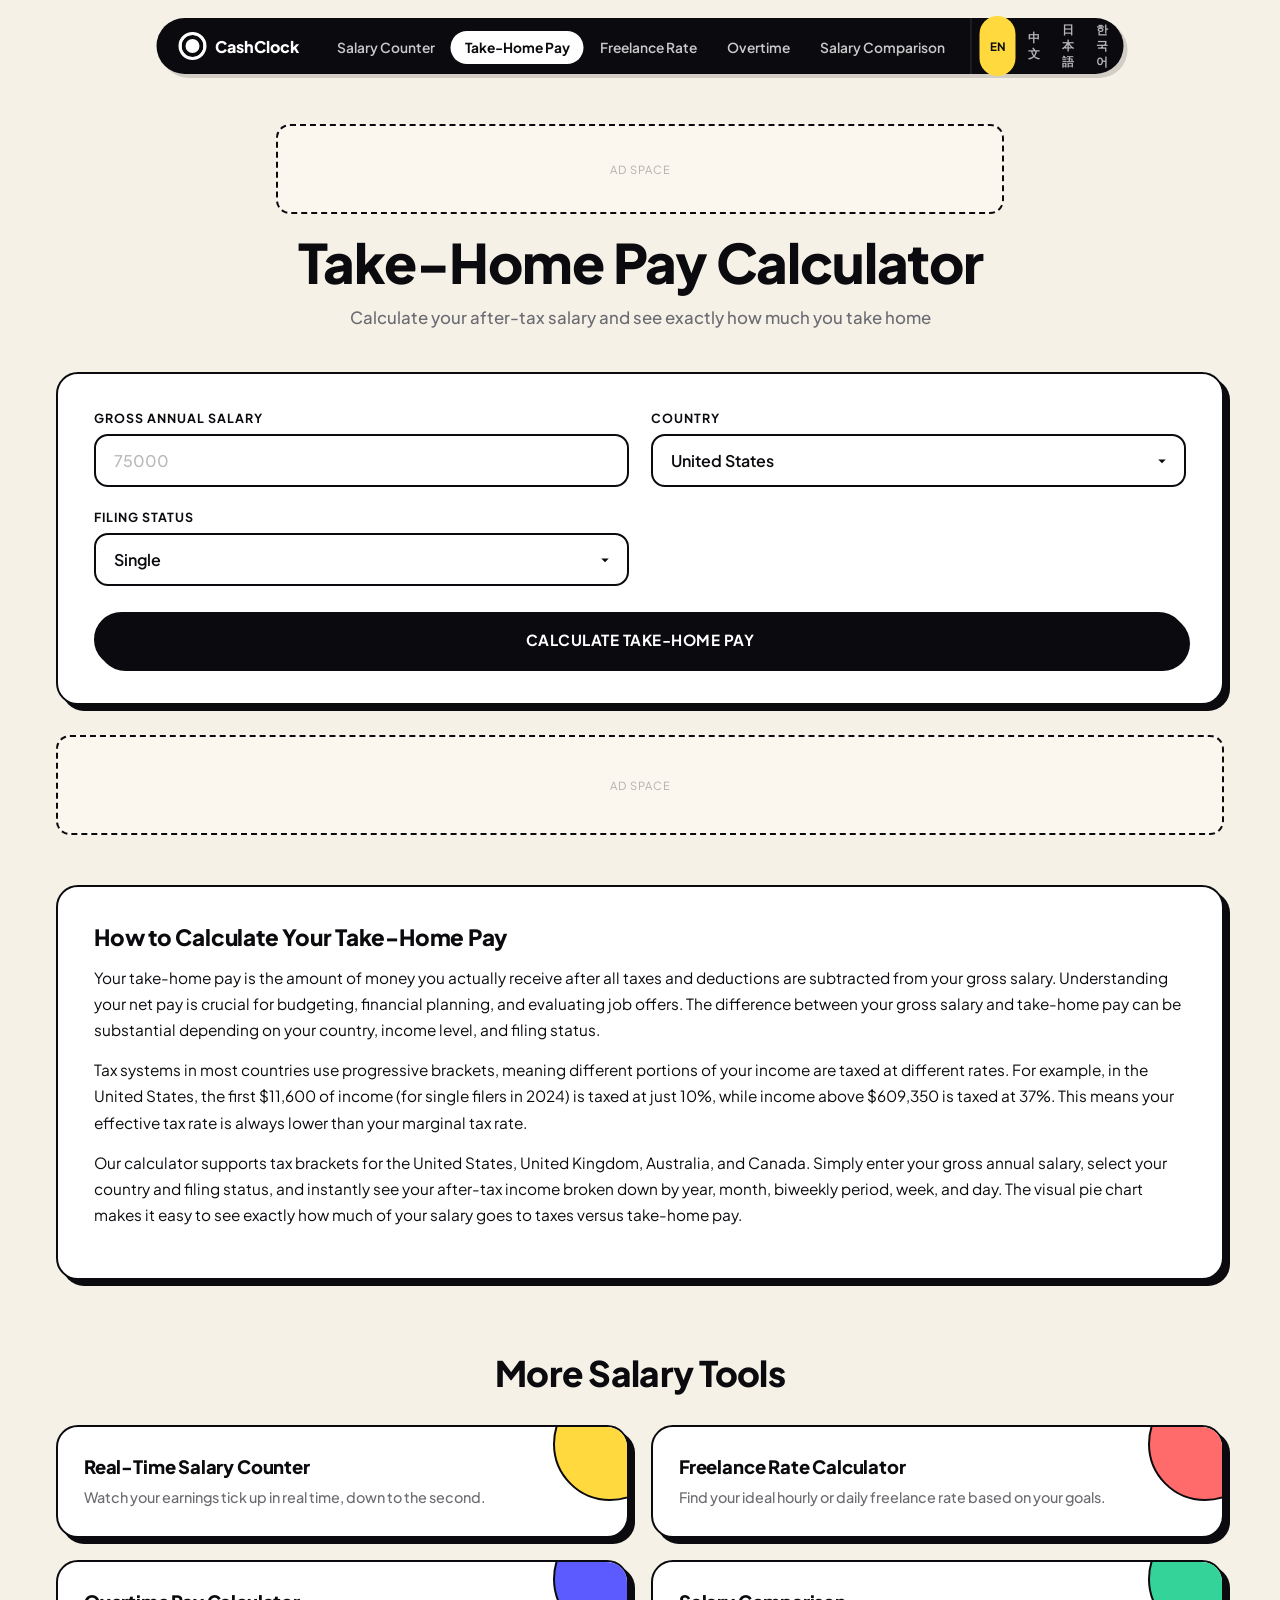
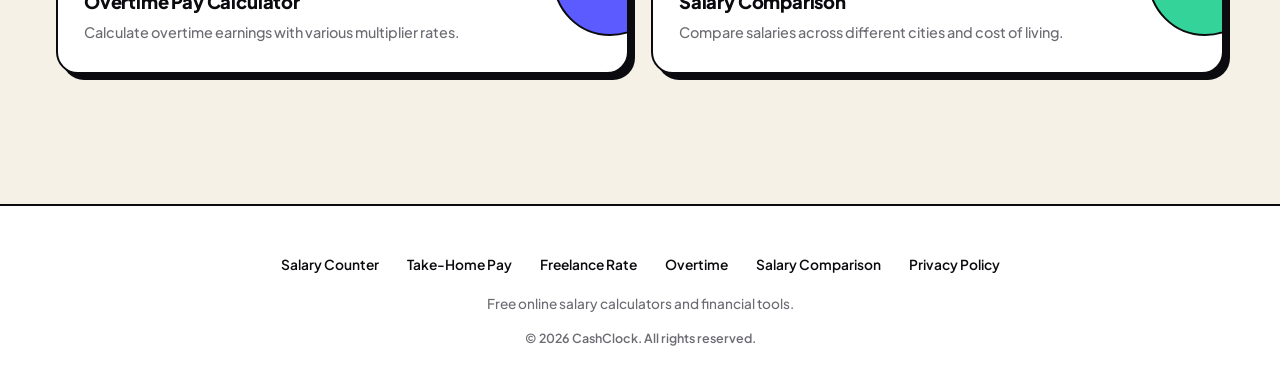
<file: take-home-pay/index.html>
<!DOCTYPE html>
<html lang="en">
<head>
    <meta charset="UTF-8">
    <meta name="viewport" content="width=device-width, initial-scale=1.0">
    <title>Take-Home Pay Calculator - After-Tax Salary | CashClock</title>
    <meta name="description" content="Calculate your after-tax take-home pay instantly. See your net salary breakdown by month, biweekly, weekly, and daily with accurate 2024 tax brackets for US, UK, Australia, and Canada.">
    <meta name="keywords" content="take home pay calculator, after tax salary, net pay, tax calculator, salary calculator">
    <meta name="robots" content="index, follow">
    <link rel="canonical" href="https://cashclockio.vercel.app/take-home-pay/">
    <link rel="icon" type="image/svg+xml" href="/favicon.svg">
    <link rel="apple-touch-icon" href="/favicon.svg">
    <meta property="og:title" content="Take-Home Pay Calculator - After-Tax Salary | CashClock">
    <meta property="og:description" content="Calculate your after-tax take-home pay instantly with accurate 2024 tax brackets for US, UK, Australia, and Canada.">
    <meta property="og:type" content="website">

    <script type="application/ld+json">
    {
        "@context": "https://schema.org",
        "@type": "WebApplication",
        "name": "Take-Home Pay Calculator",
        "description": "Calculate your after-tax take-home pay with accurate tax brackets for multiple countries.",
        "applicationCategory": "FinanceApplication",
        "operatingSystem": "Any",
        "offers": {
            "@type": "Offer",
            "price": "0",
            "priceCurrency": "USD"
        },
        "creator": {
            "@type": "Organization",
            "name": "CashClock"
        }
    }
    </script>

    <link rel="stylesheet" href="/css/shared.css">
    <style>
        .pie-chart-section {
            text-align: center;
            margin: 25px 0;
        }

        .effective-rate {
            text-align: center;
            margin-top: 15px;
            font-family: 'DM Sans', sans-serif;
            font-size: 0.9rem;
            color: var(--text-muted);
        }

        .effective-rate span {
            font-family: 'Space Grotesk', sans-serif;
            font-size: 1.3rem;
            font-weight: 700;
            color: var(--gold-light);
            margin-left: 8px;
        }

        .results-grid {
            grid-template-columns: repeat(4, 1fr);
        }

        @media (max-width: 768px) {
            .results-grid {
                grid-template-columns: repeat(2, 1fr);
            }
        }
    </style>
</head>
<body>
    <div class="bg-image"></div>
    <div class="page-container">
        <!-- Ad Slot: Leaderboard -->
        <div class="ad-slot ad-slot-leaderboard"></div>

        <!-- Page Header -->
        <header class="page-header">
            <h1 data-i18n="page_title">Take-Home Pay Calculator</h1>
            <p data-i18n="page_subtitle">Calculate your after-tax salary and see exactly how much you take home</p>
        </header>

        <!-- Calculator Card -->
        <div class="calc-card">
            <div class="calc-grid">
                <div class="form-group">
                    <label data-i18n="label_salary">Gross Annual Salary</label>
                    <input type="number" id="grossSalary" placeholder="75000" min="0" step="1000">
                </div>
                <div class="form-group">
                    <label data-i18n="label_country">Country</label>
                    <select id="countrySelect">
                        <option value="US">United States</option>
                        <option value="UK">United Kingdom</option>
                        <option value="AU">Australia</option>
                        <option value="CA">Canada</option>
                    </select>
                </div>
                <div class="form-group">
                    <label data-i18n="label_status">Filing Status</label>
                    <select id="filingStatus">
                        <option value="single" data-i18n-option="status_single">Single</option>
                        <option value="married" data-i18n-option="status_married">Married</option>
                    </select>
                </div>
            </div>
            <button class="calc-btn" id="calcBtn" data-i18n="btn_calculate">CALCULATE TAKE-HOME PAY</button>
        </div>

        <!-- Results Section -->
        <div class="results-section" id="resultsSection">
            <div class="calc-card">
                <!-- Main Result -->
                <div class="result-highlight">
                    <div class="result-label" data-i18n="result_net_annual">Net Annual Pay</div>
                    <div class="result-value" id="netAnnual">$0</div>
                </div>

                <!-- Breakdown Grid -->
                <div class="results-grid">
                    <div class="result-card">
                        <div class="result-card-value" id="netMonthly">$0</div>
                        <div class="result-card-label" data-i18n="result_monthly">Monthly</div>
                    </div>
                    <div class="result-card">
                        <div class="result-card-value" id="netBiweekly">$0</div>
                        <div class="result-card-label" data-i18n="result_biweekly">Biweekly</div>
                    </div>
                    <div class="result-card">
                        <div class="result-card-value" id="netWeekly">$0</div>
                        <div class="result-card-label" data-i18n="result_weekly">Weekly</div>
                    </div>
                    <div class="result-card">
                        <div class="result-card-value" id="netDaily">$0</div>
                        <div class="result-card-label" data-i18n="result_daily">Daily</div>
                    </div>
                </div>

                <!-- Pie Chart -->
                <div class="pie-chart-section">
                    <div class="pie-chart" id="pieChart"></div>
                    <div class="pie-legend">
                        <div class="pie-legend-item">
                            <div class="pie-legend-dot" style="background: var(--gold-light);"></div>
                            <span data-i18n="legend_net">Net Pay</span>
                        </div>
                        <div class="pie-legend-item">
                            <div class="pie-legend-dot" style="background: #ef4444;"></div>
                            <span data-i18n="legend_tax">Tax</span>
                        </div>
                    </div>
                </div>

                <!-- Effective Tax Rate -->
                <div class="effective-rate">
                    <span data-i18n="label_effective_rate">Effective Tax Rate:</span>
                    <span id="effectiveRate">0%</span>
                </div>
            </div>
        </div>

        <!-- Ad Slot: Banner -->
        <div class="ad-slot ad-slot-banner"></div>

        <!-- SEO Content -->
        <section class="seo-content">
            <h2 data-i18n="seo_title">How to Calculate Your Take-Home Pay</h2>
            <p data-i18n="seo_p1">Your take-home pay is the amount of money you actually receive after all taxes and deductions are subtracted from your gross salary. Understanding your net pay is crucial for budgeting, financial planning, and evaluating job offers. The difference between your gross salary and take-home pay can be substantial depending on your country, income level, and filing status.</p>
            <p data-i18n="seo_p2">Tax systems in most countries use progressive brackets, meaning different portions of your income are taxed at different rates. For example, in the United States, the first $11,600 of income (for single filers in 2024) is taxed at just 10%, while income above $609,350 is taxed at 37%. This means your effective tax rate is always lower than your marginal tax rate.</p>
            <p data-i18n="seo_p3">Our calculator supports tax brackets for the United States, United Kingdom, Australia, and Canada. Simply enter your gross annual salary, select your country and filing status, and instantly see your after-tax income broken down by year, month, biweekly period, week, and day. The visual pie chart makes it easy to see exactly how much of your salary goes to taxes versus take-home pay.</p>
        </section>

        <!-- More Tools -->
        <section class="more-tools">
            <h2 data-i18n="more_tools_title">More Salary Tools</h2>
            <div class="tools-grid">
                <a href="/" class="tool-card">
                    <h3 data-i18n="tool_counter_title">Real-Time Salary Counter</h3>
                    <p data-i18n="tool_counter_desc">Watch your earnings tick up in real time, down to the second.</p>
                </a>
                <a href="/freelance-rate/" class="tool-card">
                    <h3 data-i18n="tool_freelance_title">Freelance Rate Calculator</h3>
                    <p data-i18n="tool_freelance_desc">Find your ideal hourly or daily freelance rate based on your goals.</p>
                </a>
                <a href="/overtime/" class="tool-card">
                    <h3 data-i18n="tool_overtime_title">Overtime Pay Calculator</h3>
                    <p data-i18n="tool_overtime_desc">Calculate overtime earnings with various multiplier rates.</p>
                </a>
                <a href="/salary-comparison/" class="tool-card">
                    <h3 data-i18n="tool_comparison_title">Salary Comparison</h3>
                    <p data-i18n="tool_comparison_desc">Compare salaries across different cities and cost of living.</p>
                </a>
            </div>
        </section>
    </div>

    <script>
    // i18n translations
    window.pageI18n = {
        en: {
            page_title: 'Take-Home Pay Calculator',
            page_subtitle: 'Calculate your after-tax salary and see exactly how much you take home',
            label_salary: 'Gross Annual Salary',
            label_country: 'Country',
            label_status: 'Filing Status',
            status_single: 'Single',
            status_married: 'Married',
            btn_calculate: 'CALCULATE TAKE-HOME PAY',
            result_net_annual: 'Net Annual Pay',
            result_monthly: 'Monthly',
            result_biweekly: 'Biweekly',
            result_weekly: 'Weekly',
            result_daily: 'Daily',
            legend_net: 'Net Pay',
            legend_tax: 'Tax',
            label_effective_rate: 'Effective Tax Rate:',
            seo_title: 'How to Calculate Your Take-Home Pay',
            seo_p1: 'Your take-home pay is the amount of money you actually receive after all taxes and deductions are subtracted from your gross salary. Understanding your net pay is crucial for budgeting, financial planning, and evaluating job offers. The difference between your gross salary and take-home pay can be substantial depending on your country, income level, and filing status.',
            seo_p2: 'Tax systems in most countries use progressive brackets, meaning different portions of your income are taxed at different rates. For example, in the United States, the first $11,600 of income (for single filers in 2024) is taxed at just 10%, while income above $609,350 is taxed at 37%. This means your effective tax rate is always lower than your marginal tax rate.',
            seo_p3: 'Our calculator supports tax brackets for the United States, United Kingdom, Australia, and Canada. Simply enter your gross annual salary, select your country and filing status, and instantly see your after-tax income broken down by year, month, biweekly period, week, and day. The visual pie chart makes it easy to see exactly how much of your salary goes to taxes versus take-home pay.',
            more_tools_title: 'More Salary Tools',
            tool_counter_title: 'Real-Time Salary Counter',
            tool_counter_desc: 'Watch your earnings tick up in real time, down to the second.',
            tool_freelance_title: 'Freelance Rate Calculator',
            tool_freelance_desc: 'Find your ideal hourly or daily freelance rate based on your goals.',
            tool_overtime_title: 'Overtime Pay Calculator',
            tool_overtime_desc: 'Calculate overtime earnings with various multiplier rates.',
            tool_comparison_title: 'Salary Comparison',
            tool_comparison_desc: 'Compare salaries across different cities and cost of living.',
            footer_about: 'Free online salary calculators and financial tools.'
        },
        zh: {
            page_title: '税后工资计算器',
            page_subtitle: '计算您的税后薪资，了解您实际到手的金额',
            label_salary: '税前年薪',
            label_country: '国家',
            label_status: '报税状态',
            status_single: '单身',
            status_married: '已婚',
            btn_calculate: '计算税后工资',
            result_net_annual: '年净收入',
            result_monthly: '月收入',
            result_biweekly: '双周收入',
            result_weekly: '周收入',
            result_daily: '日收入',
            legend_net: '净收入',
            legend_tax: '税款',
            label_effective_rate: '实际税率：',
            seo_title: '如何计算您的税后工资',
            seo_p1: '税后工资是从您的税前薪资中扣除所有税款和扣除项后，您实际收到的金额。了解您的净收入对于预算规划、财务管理和评估工作机会至关重要。根据您所在的国家、收入水平和报税状态，税前薪资与税后工资之间的差异可能相当大。',
            seo_p2: '大多数国家的税收制度采用累进税率，即收入的不同部分按不同税率征税。例如，在美国，单身申报者2024年的前11,600美元收入仅按10%征税，而超过609,350美元的收入按37%征税。这意味着您的实际税率始终低于边际税率。',
            seo_p3: '我们的计算器支持美国、英国、澳大利亚和加拿大的税率。只需输入您的税前年薪，选择国家和报税状态，即可立即查看按年、月、双周、周和日计算的税后收入。饼图让您直观地了解薪资中税款与净收入的比例。',
            more_tools_title: '更多薪资工具',
            tool_counter_title: '实时薪资计数器',
            tool_counter_desc: '实时观看您的收入逐秒增长。',
            tool_freelance_title: '自由职业费率计算器',
            tool_freelance_desc: '根据您的目标找到理想的时薪或日薪费率。',
            tool_overtime_title: '加班工资计算器',
            tool_overtime_desc: '计算各种倍率下的加班收入。',
            tool_comparison_title: '薪资对比',
            tool_comparison_desc: '比较不同城市的薪资和生活成本。'
        },
        ja: {
            page_title: '手取り額計算ツール',
            page_subtitle: '税引き後の給与を計算し、実際の手取り額を確認しましょう',
            label_salary: '税込み年収',
            label_country: '国',
            label_status: '申告区分',
            status_single: '独身',
            status_married: '既婚',
            btn_calculate: '手取り額を計算',
            result_net_annual: '年間手取り額',
            result_monthly: '月額',
            result_biweekly: '隔週',
            result_weekly: '週額',
            result_daily: '日額',
            legend_net: '手取り',
            legend_tax: '税金',
            label_effective_rate: '実効税率：',
            seo_title: '手取り額の計算方法',
            seo_p1: '手取り額とは、税込み給与からすべての税金と控除を差し引いた後に実際に受け取る金額です。手取り額を把握することは、予算管理、財務計画、求人評価に不可欠です。国、収入レベル、申告区分によって、税込み給与と手取り額の差は大きくなることがあります。',
            seo_p2: 'ほとんどの国の税制は累進課税を採用しており、収入の異なる部分に異なる税率が適用されます。例えば米国では、2024年の独身者の場合、最初の11,600ドルは10%で課税され、609,350ドルを超える所得は37%で課税されます。つまり、実効税率は常に限界税率より低くなります。',
            seo_p3: '当ツールは米国、英国、オーストラリア、カナダの税率に対応しています。税込み年収を入力し、国と申告区分を選択するだけで、年・月・隔週・週・日ごとの手取り額が即座に表示されます。円グラフで税金と手取りの割合を視覚的に確認できます。',
            more_tools_title: 'その他の給与ツール',
            tool_counter_title: 'リアルタイム給与カウンター',
            tool_counter_desc: '秒単位でリアルタイムに収入が増えていく様子を確認。',
            tool_freelance_title: 'フリーランス単価計算',
            tool_freelance_desc: '目標に基づいた理想的な時給・日給を算出。',
            tool_overtime_title: '残業代計算ツール',
            tool_overtime_desc: '各種倍率での残業代を計算。',
            tool_comparison_title: '給与比較',
            tool_comparison_desc: '異なる都市の給与と生活費を比較。'
        },
        ko: {
            page_title: '실수령액 계산기',
            page_subtitle: '세후 급여를 계산하고 실제 수령액을 확인하세요',
            label_salary: '세전 연봉',
            label_country: '국가',
            label_status: '신고 유형',
            status_single: '미혼',
            status_married: '기혼',
            btn_calculate: '실수령액 계산',
            result_net_annual: '연간 실수령액',
            result_monthly: '월급',
            result_biweekly: '격주',
            result_weekly: '주급',
            result_daily: '일급',
            legend_net: '실수령',
            legend_tax: '세금',
            label_effective_rate: '실효세율:',
            seo_title: '실수령액 계산 방법',
            seo_p1: '실수령액은 세전 급여에서 모든 세금과 공제를 뺀 후 실제로 받는 금액입니다. 실수령액을 파악하는 것은 예산 관리, 재무 계획, 구직 평가에 필수적입니다. 국가, 소득 수준, 신고 유형에 따라 세전 급여와 실수령액의 차이는 상당할 수 있습니다.',
            seo_p2: '대부분의 국가 세금 제도는 누진세를 적용하여 소득의 각 구간에 다른 세율이 적용됩니다. 예를 들어 미국에서는 2024년 미혼자 기준 첫 $11,600은 10%로 과세되고, $609,350 이상은 37%로 과세됩니다. 따라서 실효세율은 항상 한계세율보다 낮습니다.',
            seo_p3: '본 계산기는 미국, 영국, 호주, 캐나다의 세율을 지원합니다. 세전 연봉을 입력하고 국가와 신고 유형을 선택하면 연, 월, 격주, 주, 일별 실수령액이 즉시 표시됩니다. 파이 차트를 통해 급여에서 세금과 실수령액의 비율을 한눈에 확인할 수 있습니다.',
            more_tools_title: '더 많은 급여 도구',
            tool_counter_title: '실시간 급여 카운터',
            tool_counter_desc: '초 단위로 실시간 수입 증가를 확인하세요.',
            tool_freelance_title: '프리랜서 단가 계산기',
            tool_freelance_desc: '목표에 맞는 이상적인 시급/일급을 산출합니다.',
            tool_overtime_title: '야근수당 계산기',
            tool_overtime_desc: '다양한 배율로 야근수당을 계산합니다.',
            tool_comparison_title: '급여 비교',
            tool_comparison_desc: '도시별 급여와 생활비를 비교합니다.'
        }
    };
    </script>
    <script src="/js/shared.js"></script>
    <script>
    (function() {
        'use strict';

        // Tax brackets (simplified 2024)
        const TAX_BRACKETS = {
            US: {
                single: [
                    { limit: 11600, rate: 0.10 },
                    { limit: 47150, rate: 0.12 },
                    { limit: 100525, rate: 0.22 },
                    { limit: 191950, rate: 0.24 },
                    { limit: 243725, rate: 0.32 },
                    { limit: 609350, rate: 0.35 },
                    { limit: Infinity, rate: 0.37 }
                ],
                married: [
                    { limit: 23200, rate: 0.10 },
                    { limit: 94300, rate: 0.12 },
                    { limit: 201050, rate: 0.22 },
                    { limit: 383900, rate: 0.24 },
                    { limit: 487450, rate: 0.32 },
                    { limit: 731200, rate: 0.35 },
                    { limit: Infinity, rate: 0.37 }
                ]
            },
            UK: {
                single: [
                    { limit: 12570, rate: 0.00 },
                    { limit: 50270, rate: 0.20 },
                    { limit: 125140, rate: 0.40 },
                    { limit: Infinity, rate: 0.45 }
                ],
                married: [
                    { limit: 12570, rate: 0.00 },
                    { limit: 50270, rate: 0.20 },
                    { limit: 125140, rate: 0.40 },
                    { limit: Infinity, rate: 0.45 }
                ]
            },
            AU: {
                single: [
                    { limit: 18200, rate: 0.00 },
                    { limit: 45000, rate: 0.19 },
                    { limit: 120000, rate: 0.325 },
                    { limit: 180000, rate: 0.37 },
                    { limit: Infinity, rate: 0.45 }
                ],
                married: [
                    { limit: 18200, rate: 0.00 },
                    { limit: 45000, rate: 0.19 },
                    { limit: 120000, rate: 0.325 },
                    { limit: 180000, rate: 0.37 },
                    { limit: Infinity, rate: 0.45 }
                ]
            },
            CA: {
                single: [
                    { limit: 55867, rate: 0.15 },
                    { limit: 111733, rate: 0.205 },
                    { limit: 154906, rate: 0.26 },
                    { limit: 220000, rate: 0.29 },
                    { limit: Infinity, rate: 0.33 }
                ],
                married: [
                    { limit: 55867, rate: 0.15 },
                    { limit: 111733, rate: 0.205 },
                    { limit: 154906, rate: 0.26 },
                    { limit: 220000, rate: 0.29 },
                    { limit: Infinity, rate: 0.33 }
                ]
            }
        };

        const CURRENCY_SYMBOLS = {
            US: '$',
            UK: '£',
            AU: 'A$',
            CA: 'C$'
        };

        function calculateTax(income, brackets) {
            let tax = 0;
            let prevLimit = 0;
            for (const bracket of brackets) {
                if (income <= prevLimit) break;
                const taxableInBracket = Math.min(income, bracket.limit) - prevLimit;
                tax += taxableInBracket * bracket.rate;
                prevLimit = bracket.limit;
            }
            return tax;
        }

        function formatAmount(amount, country) {
            const symbol = CURRENCY_SYMBOLS[country] || '$';
            return symbol + amount.toLocaleString('en-US', {
                minimumFractionDigits: 0,
                maximumFractionDigits: 0
            });
        }

        function calculate() {
            const grossSalary = parseFloat(document.getElementById('grossSalary').value);
            const country = document.getElementById('countrySelect').value;
            const status = document.getElementById('filingStatus').value;

            if (!grossSalary || grossSalary <= 0) return;

            const brackets = TAX_BRACKETS[country][status];
            const totalTax = calculateTax(grossSalary, brackets);
            const netAnnual = grossSalary - totalTax;
            const effectiveRate = (totalTax / grossSalary) * 100;

            // Display results
            document.getElementById('netAnnual').textContent = formatAmount(netAnnual, country);
            document.getElementById('netMonthly').textContent = formatAmount(netAnnual / 12, country);
            document.getElementById('netBiweekly').textContent = formatAmount(netAnnual / 26, country);
            document.getElementById('netWeekly').textContent = formatAmount(netAnnual / 52, country);
            document.getElementById('netDaily').textContent = formatAmount(netAnnual / 260, country);
            document.getElementById('effectiveRate').textContent = effectiveRate.toFixed(1) + '%';

            // Pie chart (CSS conic-gradient)
            const netPercent = (netAnnual / grossSalary) * 100;
            const taxPercent = (totalTax / grossSalary) * 100;
            const pieChart = document.getElementById('pieChart');
            pieChart.style.background = `conic-gradient(
                var(--gold-light) 0% ${netPercent}%,
                #ef4444 ${netPercent}% 100%
            )`;

            // Show results
            document.getElementById('resultsSection').classList.add('active');
        }

        document.addEventListener('DOMContentLoaded', function() {
            document.getElementById('calcBtn').addEventListener('click', calculate);

            // Allow Enter key to trigger calculation
            document.getElementById('grossSalary').addEventListener('keypress', function(e) {
                if (e.key === 'Enter') calculate();
            });
        });
    })();
    </script>
</body>
</html>
</file>
<file: css/shared.css>
@import url('https://fonts.googleapis.com/css2?family=Plus+Jakarta+Sans:wght@400;500;600;700;800&family=Inter:wght@400;500;600;700;800&family=DM+Sans:wght@400;500;700&family=Noto+Sans+SC:wght@400;700;800&family=Noto+Sans+JP:wght@400;700;800&family=Noto+Sans+KR:wght@400;700;800&display=swap');

:root {
    /* Playful palette */
    --ink: #0B0B0F;
    --ink-soft: #1a1a22;
    --paper: #FFFFFF;
    --canvas: #F6F1E7;
    --canvas-warm: #FBF7EE;
    --muted: #6B6B72;
    --line: #0B0B0F;

    --pink: #FF6B6B;
    --pink-soft: #FFD9D9;
    --blue: #5B5BFF;
    --blue-soft: #D9D9FF;
    --yellow: #FFD93D;
    --yellow-soft: #FFF1B8;
    --mint: #34D399;
    --mint-soft: #C6F6E1;

    /* Legacy aliases (kept so older inline styles don't break) */
    --gold-light: var(--blue);
    --gold: var(--ink);
    --gold-deep: var(--ink);
    --gold-dark: var(--ink);
    --gold-glow: rgba(91, 91, 255, 0.25);
    --gold-subtle: rgba(11, 11, 15, 0.05);
    --bg-primary: var(--canvas);
    --bg-secondary: var(--paper);
    --bg-card: var(--paper);
    --border-subtle: rgba(11, 11, 15, 0.12);
    --border-medium: var(--ink);
    --text-primary: var(--ink);
    --text-secondary: var(--ink);
    --text-muted: var(--ink);
    --text-dim: var(--muted);

    --nav-height: 84px;
    --radius: 22px;
    --shadow-card: 6px 6px 0 0 var(--ink);
    --shadow-card-hover: 8px 8px 0 0 var(--ink);
}

* { margin: 0; padding: 0; box-sizing: border-box; }

body {
    font-family: 'Plus Jakarta Sans', 'Inter', 'Noto Sans SC', 'Noto Sans JP', 'Noto Sans KR', -apple-system, sans-serif;
    background: var(--canvas);
    color: var(--ink);
    min-height: 100vh;
    overflow-x: hidden;
    padding-top: var(--nav-height);
    position: relative;
    -webkit-font-smoothing: antialiased;
}

/* Disable the old dark bg image */
.bg-image { display: none !important; }

/* ===== Decorative highlighted-word marks (used in headings) ===== */
.hl {
    display: inline-block;
    padding: 0 0.35em;
    border-radius: 10px;
    line-height: 1.05;
    box-decoration-break: clone;
    -webkit-box-decoration-break: clone;
}
.hl-pink   { background: var(--pink);   color: var(--ink); }
.hl-blue   { background: var(--blue);   color: var(--paper); }
.hl-yellow { background: var(--yellow); color: var(--ink); }
.hl-mint   { background: var(--mint);   color: var(--ink); }

/* ====== NAVIGATION (floating pill) ====== */
.site-nav {
    position: fixed;
    top: 18px;
    left: 50%;
    transform: translateX(-50%);
    height: 56px;
    background: var(--ink);
    color: var(--paper);
    border-radius: 999px;
    z-index: 9000;
    display: flex;
    align-items: center;
    padding: 6px 6px 6px 22px;
    gap: 6px;
    box-shadow: 4px 4px 0 0 rgba(11,11,15,0.15);
    max-width: calc(100% - 32px);
}

.nav-brand {
    font-family: 'Plus Jakarta Sans', sans-serif;
    font-size: 1rem;
    font-weight: 800;
    color: var(--paper);
    text-decoration: none;
    margin-right: 18px;
    white-space: nowrap;
    display: flex;
    align-items: center;
    gap: 8px;
}
.nav-brand::before {
    content: '';
    width: 22px;
    height: 22px;
    border-radius: 50%;
    background: var(--paper);
    border: 3px solid var(--paper);
    box-shadow: inset 0 0 0 4px var(--ink);
}

.nav-links {
    display: flex;
    gap: 2px;
    list-style: none;
    align-items: center;
}

.nav-links a {
    font-family: 'Plus Jakarta Sans', sans-serif;
    font-size: 0.86rem;
    font-weight: 600;
    color: rgba(255,255,255,0.78);
    text-decoration: none;
    padding: 8px 14px;
    border-radius: 999px;
    transition: all 0.2s ease;
    white-space: nowrap;
}
.nav-links a:hover { color: var(--paper); background: rgba(255,255,255,0.08); }
.nav-links a.active {
    color: var(--ink);
    background: var(--paper);
    font-weight: 700;
}

.nav-lang {
    display: flex;
    gap: 2px;
    margin-left: 6px;
    padding-left: 8px;
    border-left: 1px solid rgba(255,255,255,0.15);
}

.nav-lang .lang-btn {
    background: transparent;
    border: none;
    color: rgba(255,255,255,0.7);
    padding: 6px 10px;
    border-radius: 999px;
    cursor: pointer;
    font-size: 0.72rem;
    font-weight: 700;
    font-family: 'Plus Jakarta Sans', sans-serif;
    transition: all 0.2s ease;
}
.nav-lang .lang-btn:hover { color: var(--paper); background: rgba(255,255,255,0.08); }
.nav-lang .lang-btn.active {
    background: var(--yellow);
    color: var(--ink);
}

.nav-hamburger {
    display: none;
    flex-direction: column;
    gap: 4px;
    cursor: pointer;
    padding: 10px;
    margin-left: auto;
    border-radius: 999px;
}
.nav-hamburger span {
    width: 20px; height: 2px;
    background: var(--paper); border-radius: 2px;
    transition: all 0.3s ease;
}

/* ====== AD SLOTS ====== */
.ad-slot {
    background: var(--canvas-warm);
    border: 2px dashed var(--ink);
    border-radius: 14px;
    display: flex; align-items: center; justify-content: center;
    color: var(--muted);
    font-family: 'Plus Jakarta Sans', sans-serif;
    font-size: 0.7rem; letter-spacing: 1px;
    text-transform: uppercase; overflow: hidden;
}
.ad-slot::after { content: 'AD SPACE'; opacity: 0.5; }
.ad-slot-leaderboard { width: 100%; max-width: 728px; height: 90px; margin: 0 auto 20px; }
.ad-slot-rectangle { width: 300px; height: 250px; }
.ad-slot-banner { width: 100%; height: 100px; margin: 30px 0; }

/* ====== PAGE LAYOUT ====== */
.page-container {
    max-width: 1440px;
    margin: 0 auto;
    padding: 40px 56px;
    position: relative;
    z-index: 10;
}

.page-header { text-align: center; margin-bottom: 40px; }

.page-header h1 {
    font-family: 'Plus Jakarta Sans', sans-serif;
    font-size: clamp(2rem, 4.6vw, 3.4rem);
    font-weight: 800;
    color: var(--ink);
    margin-bottom: 14px;
    letter-spacing: -0.02em;
    line-height: 1.05;
}

.page-header p {
    font-size: 1.05rem;
    color: var(--muted);
    font-weight: 500;
    max-width: 620px;
    margin: 0 auto;
    line-height: 1.6;
}

/* ====== CALCULATOR CARD ====== */
.calc-card {
    background: var(--paper);
    border: 2.5px solid var(--ink);
    border-radius: var(--radius);
    padding: 36px;
    margin-bottom: 30px;
    box-shadow: var(--shadow-card);
}

.calc-grid {
    display: grid;
    grid-template-columns: 1fr 1fr;
    gap: 22px;
}
.calc-grid.three-col { grid-template-columns: 1fr 1fr 1fr; }
.calc-full-width { grid-column: 1 / -1; }

/* ====== FORM ELEMENTS ====== */
.form-group { display: flex; flex-direction: column; }

.form-group label {
    font-family: 'Plus Jakarta Sans', sans-serif;
    font-size: 0.78rem;
    color: var(--ink);
    text-transform: uppercase;
    letter-spacing: 1px;
    margin-bottom: 8px;
    font-weight: 700;
}

.form-group input,
.form-group select {
    background: var(--paper);
    border: 2px solid var(--ink);
    border-radius: 14px;
    padding: 14px 18px;
    font-size: 1rem;
    color: var(--ink);
    font-family: 'Plus Jakarta Sans', sans-serif;
    font-weight: 600;
    transition: all 0.15s ease;
    outline: none;
}

.form-group input:focus,
.form-group select:focus {
    border-color: var(--blue);
    box-shadow: 4px 4px 0 0 var(--blue);
    transform: translate(-2px, -2px);
}

.form-group input::placeholder { color: #b9b9b9; font-weight: 500; }

.form-group select {
    cursor: pointer;
    appearance: none;
    background-image: url("data:image/svg+xml,%3Csvg xmlns='http://www.w3.org/2000/svg' width='12' height='12' fill='%230B0B0F' viewBox='0 0 16 16'%3E%3Cpath d='M8 11L3 6h10l-5 5z'/%3E%3C/svg%3E");
    background-repeat: no-repeat;
    background-position: right 16px center;
    padding-right: 38px;
}

.form-group select option { background: var(--paper); color: var(--ink); }

.calc-btn {
    display: inline-flex;
    align-items: center;
    justify-content: center;
    gap: 8px;
    width: 100%;
    margin-top: 26px;
    padding: 16px 22px;
    background: var(--ink);
    border: 2px solid var(--ink);
    border-radius: 999px;
    font-size: 0.95rem;
    font-weight: 700;
    color: var(--paper);
    cursor: pointer;
    font-family: 'Plus Jakarta Sans', sans-serif;
    letter-spacing: 0.5px;
    transition: all 0.15s ease;
    box-shadow: 4px 4px 0 0 var(--ink);
}
.calc-btn:hover { background: var(--blue); border-color: var(--ink); transform: translate(-2px, -2px); box-shadow: 6px 6px 0 0 var(--ink); }
.calc-btn:active { transform: translate(0, 0); box-shadow: 2px 2px 0 0 var(--ink); }

/* ====== RESULTS ====== */
.results-section { display: none; animation: fadeIn 0.5s ease; }
.results-section.active { display: block; }

@keyframes fadeIn {
    from { opacity: 0; transform: translateY(14px); }
    to   { opacity: 1; transform: translateY(0); }
}

.result-highlight {
    text-align: center;
    padding: 28px;
    background: var(--yellow);
    border: 2.5px solid var(--ink);
    border-radius: var(--radius);
    margin-bottom: 22px;
    box-shadow: var(--shadow-card);
}

.result-highlight .result-label {
    font-family: 'Plus Jakarta Sans', sans-serif;
    font-size: 0.78rem;
    text-transform: uppercase;
    letter-spacing: 1.5px;
    color: var(--ink);
    margin-bottom: 8px;
    font-weight: 700;
}

.result-highlight .result-value {
    font-family: 'Plus Jakarta Sans', sans-serif;
    font-size: 2.6rem;
    font-weight: 800;
    color: var(--ink);
    letter-spacing: -0.02em;
}

.results-grid {
    display: grid;
    grid-template-columns: repeat(3, 1fr);
    gap: 14px;
    margin-top: 20px;
}

.result-card {
    background: var(--paper);
    border: 2px solid var(--ink);
    border-radius: 16px;
    padding: 20px 16px;
    text-align: center;
    box-shadow: 4px 4px 0 0 var(--ink);
}

.result-card .result-card-value {
    font-family: 'Plus Jakarta Sans', sans-serif;
    font-size: 1.4rem;
    color: var(--ink);
    font-weight: 800;
    margin-bottom: 4px;
}

.result-card .result-card-label {
    font-family: 'Plus Jakarta Sans', sans-serif;
    font-size: 0.72rem;
    color: var(--muted);
    text-transform: uppercase;
    letter-spacing: 1px;
    font-weight: 600;
}

/* ====== VISUAL CHARTS ====== */
.pie-chart { width: 180px; height: 180px; border-radius: 50%; margin: 20px auto; position: relative; }

.pie-legend {
    display: flex; justify-content: center; gap: 20px; margin-top: 15px;
    font-family: 'Plus Jakarta Sans', sans-serif; font-size: 0.85rem;
    font-weight: 600;
}
.pie-legend-item { display: flex; align-items: center; gap: 6px; color: var(--ink); }
.pie-legend-dot { width: 12px; height: 12px; border-radius: 4px; border: 1.5px solid var(--ink); }

.bar-chart { margin: 20px 0; }
.bar-row { display: flex; align-items: center; margin-bottom: 12px; }
.bar-label {
    font-family: 'Plus Jakarta Sans', sans-serif;
    font-size: 0.78rem; color: var(--ink); width: 110px;
    text-transform: uppercase; letter-spacing: 0.5px;
    font-weight: 700;
}
.bar-track {
    flex: 1; height: 28px;
    background: var(--canvas-warm);
    border: 2px solid var(--ink);
    border-radius: 8px; overflow: hidden; position: relative;
}
.bar-fill {
    height: 100%; border-radius: 0;
    transition: width 0.8s ease;
    display: flex; align-items: center; padding-left: 10px;
    font-family: 'Plus Jakarta Sans', sans-serif;
    font-size: 0.78rem; color: var(--ink); font-weight: 700;
}
.bar-fill.gold { background: var(--yellow); }
.bar-fill.green { background: var(--mint); }
.bar-fill.blue { background: var(--blue); color: var(--paper); }

/* ====== SEO CONTENT ====== */
.seo-content {
    margin-top: 50px; padding: 36px;
    background: var(--paper);
    border: 2.5px solid var(--ink);
    border-radius: var(--radius);
    box-shadow: var(--shadow-card);
}
.seo-content h2 {
    font-family: 'Plus Jakarta Sans', sans-serif;
    font-size: 1.4rem; color: var(--ink); margin-bottom: 14px;
    font-weight: 800; letter-spacing: -0.01em;
}
.seo-content p { font-size: 0.96rem; color: var(--ink); line-height: 1.7; margin-bottom: 14px; }
.seo-content ul { color: var(--ink); padding-left: 20px; line-height: 1.9; font-size: 0.94rem; }

/* ====== MORE TOOLS ====== */
.more-tools { margin-top: 70px; }

.more-tools h2 {
    font-family: 'Plus Jakarta Sans', sans-serif;
    font-size: clamp(1.6rem, 3vw, 2.2rem);
    color: var(--ink);
    text-align: center;
    margin-bottom: 30px;
    font-weight: 800;
    letter-spacing: -0.02em;
}

.tools-grid {
    display: grid;
    grid-template-columns: repeat(2, 1fr);
    gap: 22px;
}

.tool-card {
    background: var(--paper);
    border: 2.5px solid var(--ink);
    border-radius: var(--radius);
    padding: 28px 26px;
    text-decoration: none;
    transition: all 0.18s ease;
    display: block;
    color: var(--ink);
    box-shadow: var(--shadow-card);
    position: relative;
    overflow: hidden;
}
.tool-card::before {
    content: '';
    position: absolute;
    top: -40px; right: -40px;
    width: 110px; height: 110px;
    border-radius: 50%;
    background: var(--yellow);
    border: 2.5px solid var(--ink);
    z-index: 0;
}
.tool-card:nth-child(2)::before { background: var(--pink); }
.tool-card:nth-child(3)::before { background: var(--blue); }
.tool-card:nth-child(4)::before { background: var(--mint); }
.tool-card > * { position: relative; z-index: 1; }

.tool-card:hover { transform: translate(-3px, -3px); box-shadow: var(--shadow-card-hover); }

.tool-card h3 {
    font-family: 'Plus Jakarta Sans', sans-serif;
    font-size: 1.15rem;
    color: var(--ink);
    margin-bottom: 8px;
    font-weight: 800;
    letter-spacing: -0.01em;
}
.tool-card p {
    font-family: 'Plus Jakarta Sans', sans-serif;
    font-size: 0.9rem;
    color: var(--muted);
    line-height: 1.55;
    font-weight: 500;
}

/* ====== FOOTER ====== */
.site-footer {
    margin-top: 90px;
    padding: 50px 30px 40px;
    border-top: 2.5px solid var(--ink);
    text-align: center;
    background: var(--paper);
}

.footer-links {
    display: flex;
    justify-content: center;
    gap: 28px;
    margin-bottom: 20px;
    flex-wrap: wrap;
}

.footer-links a {
    font-family: 'Plus Jakarta Sans', sans-serif;
    font-size: 0.86rem;
    color: var(--ink);
    text-decoration: none;
    font-weight: 600;
    transition: color 0.2s ease;
}
.footer-links a:hover { color: var(--blue); }

.footer-about {
    max-width: 640px;
    margin: 0 auto 16px;
    font-size: 0.85rem;
    color: var(--muted);
    line-height: 1.6;
    font-weight: 500;
}

.footer-copy {
    font-size: 0.78rem;
    color: var(--muted);
    font-family: 'Plus Jakarta Sans', sans-serif;
    font-weight: 600;
}

/* ====== COMPARISON CARDS ====== */
.comparison-cards {
    display: grid;
    grid-template-columns: 1fr 1fr;
    gap: 18px;
    margin-top: 20px;
}

.comparison-card {
    background: var(--paper);
    border: 2.5px solid var(--ink);
    border-radius: var(--radius);
    padding: 26px;
    text-align: center;
    box-shadow: var(--shadow-card);
}

.comparison-card h3 {
    font-family: 'Plus Jakarta Sans', sans-serif;
    font-size: 0.78rem;
    text-transform: uppercase;
    letter-spacing: 1.5px;
    color: var(--muted);
    margin-bottom: 10px;
    font-weight: 700;
}

.comparison-card .comp-value {
    font-family: 'Plus Jakarta Sans', sans-serif;
    font-size: 1.9rem;
    font-weight: 800;
    color: var(--ink);
    margin-bottom: 4px;
    letter-spacing: -0.02em;
}

.comparison-card .comp-detail {
    font-size: 0.82rem;
    color: var(--muted);
    font-weight: 500;
}

/* ====== RESPONSIVE ====== */
@media (max-width: 880px) {
    :root { --nav-height: 72px; }
    .page-container { padding: 32px 20px; }

    .site-nav { padding: 6px 8px 6px 16px; gap: 4px; }
    .nav-brand { margin-right: 6px; font-size: 0.92rem; }
    .nav-brand::before { width: 18px; height: 18px; }
    .nav-links { display: none; }
    .nav-links.open {
        display: flex;
        flex-direction: column;
        position: absolute;
        top: calc(100% + 10px);
        left: 0; right: 0;
        background: var(--ink);
        padding: 12px;
        border-radius: 22px;
        gap: 4px;
        box-shadow: 4px 4px 0 0 rgba(11,11,15,0.15);
    }
    .nav-links.open a { width: 100%; }
    .nav-hamburger { display: flex; }
    .nav-lang { margin-left: 4px; padding-left: 6px; }
    .nav-lang .lang-btn { padding: 5px 8px; font-size: 0.66rem; }

    .page-header h1 { font-size: 1.8rem; }
    .calc-card { padding: 22px; border-width: 2px; }
    .calc-grid { grid-template-columns: 1fr; gap: 16px; }
    .calc-grid.three-col { grid-template-columns: 1fr; }
    .results-grid { grid-template-columns: 1fr; }
    .tools-grid { grid-template-columns: 1fr; }
    .comparison-cards { grid-template-columns: 1fr; }
    .result-highlight .result-value { font-size: 2rem; }
    .seo-content { padding: 22px; }

    .ad-slot-leaderboard { height: 60px; }
    .ad-slot-rectangle { width: 100%; height: 200px; }
}
</file>
